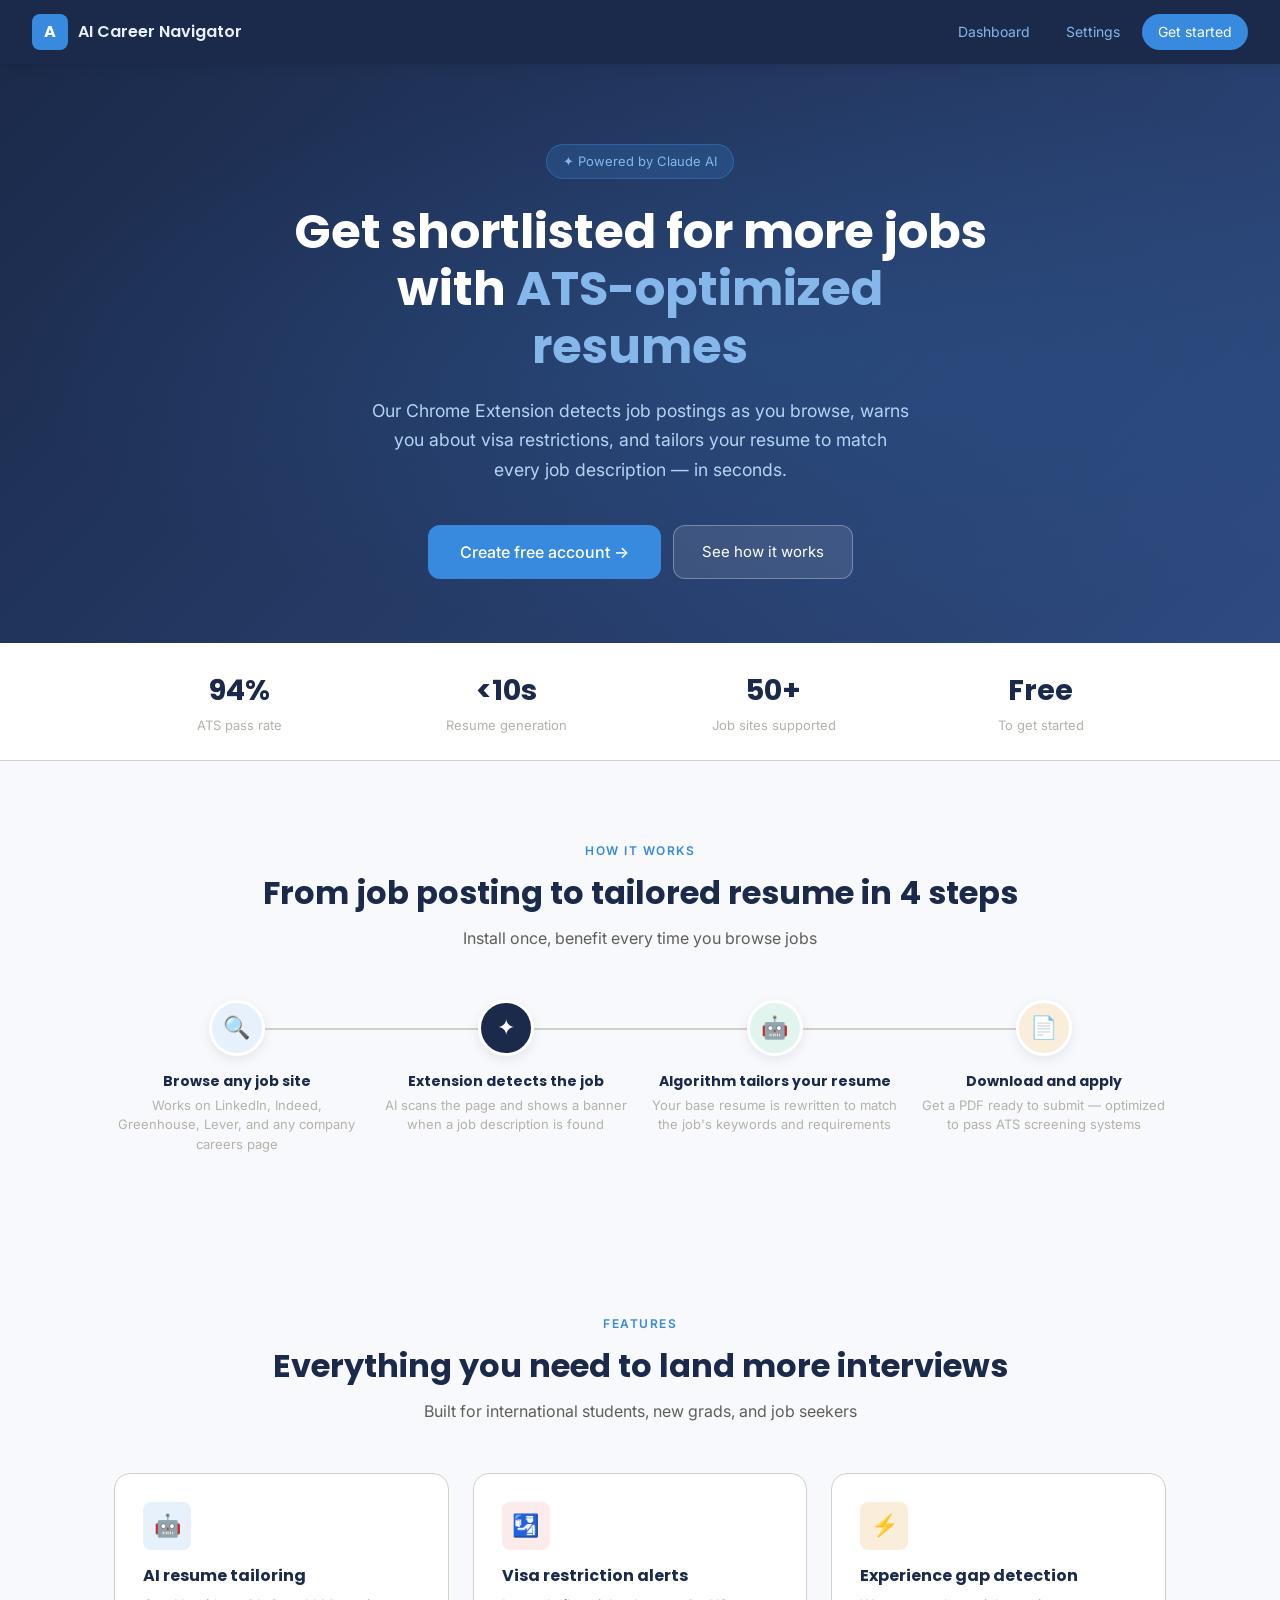
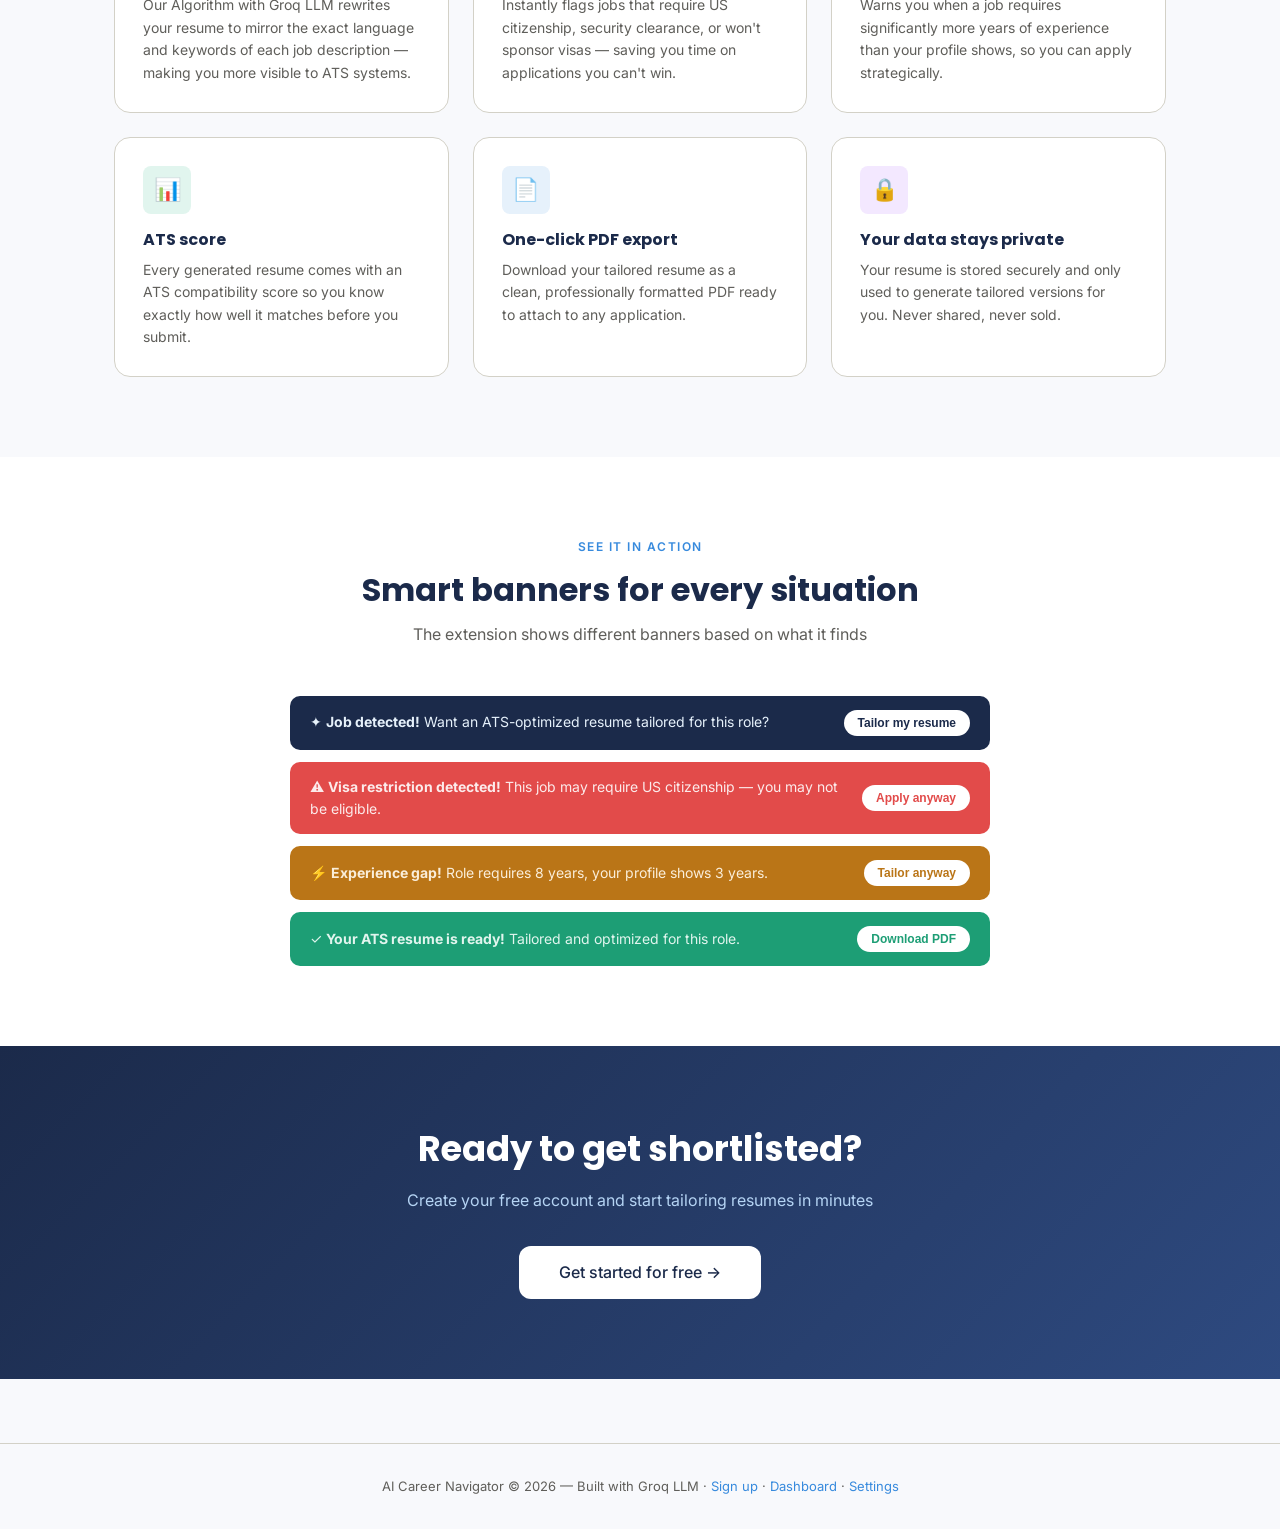
<file: frontend/index.html>
<!DOCTYPE html>
<html lang="en">
<head>
  <meta charset="UTF-8"/>
  <meta name="viewport" content="width=device-width, initial-scale=1.0"/>
  <title>AI Career Navigator — ATS-Optimized Resumes</title>
  <link rel="stylesheet" href="styles/main.css"/>
  <style>

    /* ── HERO SECTION ── */
    .hero {
      background: linear-gradient(135deg, #1B2A4A 0%, #2E4A80 100%);
      padding: 5rem 0 4rem;
      text-align: center;
      position: relative;
      overflow: hidden;
    }

    .hero::before {
      content: "";
      position: absolute;
      inset: 0;
      background: radial-gradient(
        ellipse at 60% 50%,
        rgba(55,138,221,0.15) 0%,
        transparent 70%
      );
    }

    .hero-content { position: relative; z-index: 1; }

    .hero-badge {
      display: inline-flex;
      align-items: center;
      gap: 6px;
      background: rgba(55,138,221,0.2);
      border: 1px solid rgba(55,138,221,0.4);
      color: #85B7EB;
      padding: 6px 16px;
      border-radius: 20px;
      font-size: 13px;
      margin-bottom: 1.5rem;
    }

    .hero h1 {
      color: white;
      font-size: 3rem;
      line-height: 1.2;
      margin-bottom: 1.25rem;
      max-width: 700px;
      margin-left: auto;
      margin-right: auto;
    }

    .hero h1 span { color: #85B7EB; }

    .hero p {
      color: #B5D4F4;
      font-size: 1.1rem;
      max-width: 540px;
      margin: 0 auto 2.5rem;
      line-height: 1.7;
    }

    .hero-buttons {
      display: flex;
      gap: 12px;
      justify-content: center;
      flex-wrap: wrap;
    }

    .hero-buttons .btn-primary {
      width: auto;
      padding: 14px 32px;
      font-size: 16px;
      border-radius: 12px;
    }

    .hero-buttons .btn-ghost {
      background: rgba(255,255,255,0.1);
      color: white;
      border: 1.5px solid rgba(255,255,255,0.3);
      padding: 14px 28px;
      font-size: 15px;
      border-radius: 12px;
      cursor: pointer;
      transition: all 0.15s;
      text-decoration: none;
      display: inline-flex;
      align-items: center;
      gap: 8px;
    }

    .hero-buttons .btn-ghost:hover {
      background: rgba(255,255,255,0.18);
      color: white;
    }

    /* ── STATS BAR ── */
    .stats-bar {
      background: white;
      border-bottom: 1px solid var(--border);
      padding: 1.5rem 0;
    }

    .stats-grid {
      display: grid;
      grid-template-columns: repeat(4, 1fr);
      gap: 1rem;
      text-align: center;
    }

    .stat-item-num {
      font-family: var(--font-heading);
      font-size: 1.8rem;
      font-weight: 700;
      color: var(--navy);
    }

    .stat-item-label {
      font-size: 13px;
      color: var(--text-muted);
      margin-top: 2px;
    }

    /* ── HOW IT WORKS ── */
    .section {
      padding: 5rem 0;
    }

    .section-label {
      text-align: center;
      font-size: 12px;
      font-weight: 600;
      letter-spacing: 1.5px;
      text-transform: uppercase;
      color: var(--blue);
      margin-bottom: 0.75rem;
    }

    .section-title {
      text-align: center;
      font-size: 2rem;
      margin-bottom: 0.75rem;
    }

    .section-subtitle {
      text-align: center;
      color: var(--text-secondary);
      font-size: 16px;
      max-width: 500px;
      margin: 0 auto 3rem;
    }

    /* Steps */
    .steps-grid {
      display: grid;
      grid-template-columns: repeat(4, 1fr);
      gap: 1.5rem;
      position: relative;
    }

    .steps-grid::before {
      content: "";
      position: absolute;
      top: 28px;
      left: 12%;
      right: 12%;
      height: 2px;
      background: var(--border);
      z-index: 0;
    }

    .step-card {
      text-align: center;
      position: relative;
      z-index: 1;
    }

    .step-circle {
      width: 56px;
      height: 56px;
      border-radius: 50%;
      display: flex;
      align-items: center;
      justify-content: center;
      font-size: 22px;
      margin: 0 auto 1rem;
      border: 3px solid white;
      box-shadow: var(--shadow-md);
    }

    .step-circle.blue   { background: var(--blue-pale); }
    .step-circle.navy   { background: var(--navy); color: white; }
    .step-circle.green  { background: var(--success-bg); }
    .step-circle.amber  { background: var(--warning-bg); }

    .step-card h4 {
      font-size: 14px;
      margin-bottom: 6px;
      color: var(--navy);
    }

    .step-card p {
      font-size: 13px;
      color: var(--text-muted);
      line-height: 1.5;
    }

    /* ── FEATURES ── */
    .features-bg { background: var(--page-bg); }

    .features-grid {
      display: grid;
      grid-template-columns: repeat(3, 1fr);
      gap: 1.5rem;
    }

    .feature-card {
      background: white;
      border: 1px solid var(--border);
      border-radius: var(--radius-lg);
      padding: 1.75rem;
      transition: box-shadow 0.2s, transform 0.2s;
    }

    .feature-card:hover {
      box-shadow: var(--shadow-lg);
      transform: translateY(-2px);
    }

    .feature-icon {
      width: 48px;
      height: 48px;
      border-radius: var(--radius-sm);
      display: flex;
      align-items: center;
      justify-content: center;
      font-size: 22px;
      margin-bottom: 1rem;
    }

    .feature-card h3 {
      font-size: 16px;
      margin-bottom: 8px;
    }

    .feature-card p {
      font-size: 14px;
      line-height: 1.6;
    }

    /* ── BANNER PREVIEW ── */
    .preview-section {
      padding: 5rem 0;
      background: white;
    }

    .banner-previews {
      display: flex;
      flex-direction: column;
      gap: 12px;
      max-width: 700px;
      margin: 0 auto;
    }

    .banner-preview {
      border-radius: 10px;
      padding: 14px 20px;
      display: flex;
      align-items: center;
      justify-content: space-between;
      gap: 16px;
      font-size: 14px;
    }

    .banner-preview.blue  {
      background: #1B2A4A;
      color: #E6F1FB;
    }

    .banner-preview.red   {
      background: #E24B4A;
      color: #FCEBEB;
    }

    .banner-preview.amber {
      background: #BA7517;
      color: #FAEEDA;
    }

    .banner-preview.green {
      background: #1D9E75;
      color: #E1F5EE;
    }

    .banner-btn {
      background: white;
      border: none;
      border-radius: 20px;
      padding: 6px 14px;
      font-size: 12px;
      font-weight: 600;
      cursor: pointer;
      white-space: nowrap;
      flex-shrink: 0;
    }

    .banner-btn.blue  { color: #1B2A4A; }
    .banner-btn.red   { color: #E24B4A; }
    .banner-btn.amber { color: #BA7517; }
    .banner-btn.green { color: #1D9E75; }

    /* ── CTA SECTION ── */
    .cta-section {
      background: linear-gradient(135deg, #1B2A4A 0%, #2E4A80 100%);
      padding: 5rem 0;
      text-align: center;
    }

    .cta-section h2 {
      color: white;
      font-size: 2.2rem;
      margin-bottom: 1rem;
    }

    .cta-section p {
      color: #B5D4F4;
      font-size: 16px;
      margin-bottom: 2rem;
    }

    .cta-section .btn-primary {
      width: auto;
      padding: 14px 40px;
      font-size: 16px;
      border-radius: 12px;
      background: white;
      color: var(--navy);
    }

    .cta-section .btn-primary:hover {
      background: var(--blue-pale);
      color: var(--navy);
    }

    /* ── RESPONSIVE ── */
    @media (max-width: 768px) {
      .hero h1       { font-size: 2rem; }
      .stats-grid    { grid-template-columns: repeat(2, 1fr); }
      .steps-grid    { grid-template-columns: repeat(2, 1fr); }
      .steps-grid::before { display: none; }
      .features-grid { grid-template-columns: 1fr; }
    }

    @media (max-width: 480px) {
      .hero h1    { font-size: 1.7rem; }
      .stats-grid { grid-template-columns: repeat(2, 1fr); }
    }
  </style>
</head>
<body>

  <!-- ── NAVBAR ── -->
  <nav class="navbar">
    <a href="index.html" class="navbar-brand">
      <div class="navbar-logo">A</div>
      <span class="navbar-title">AI Career Navigator</span>
    </a>
    <div class="navbar-links">
      <a href="dashboard.html">Dashboard</a>
      <a href="settings.html">Settings</a>
      <a href="register.html"
        style="background:var(--blue);color:white;padding:7px 16px;border-radius:20px;">
        Get started
      </a>
    </div>
  </nav>

  <!-- ── HERO ── -->
  <section class="hero">
    <div class="container hero-content">
      <div class="hero-badge">
        ✦ Powered by Claude AI
      </div>
      <h1>
        Get shortlisted for more jobs with
        <span>ATS-optimized resumes</span>
      </h1>
      <p>
        Our Chrome Extension detects job postings as you browse,
        warns you about visa restrictions, and tailors your resume
        to match every job description — in seconds.
      </p>
      <div class="hero-buttons">
        <a href="register.html" class="btn btn-primary">
          Create free account →
        </a>
        <a href="#how-it-works" class="btn-ghost">
          See how it works
        </a>
      </div>
    </div>
  </section>

  <!-- ── STATS BAR ── -->
  <div class="stats-bar">
    <div class="container">
      <div class="stats-grid">
        <div class="stat-item">
          <div class="stat-item-num">94%</div>
          <div class="stat-item-label">ATS pass rate</div>
        </div>
        <div class="stat-item">
          <div class="stat-item-num">&lt;10s</div>
          <div class="stat-item-label">Resume generation</div>
        </div>
        <div class="stat-item">
          <div class="stat-item-num">50+</div>
          <div class="stat-item-label">Job sites supported</div>
        </div>
        <div class="stat-item">
          <div class="stat-item-num">Free</div>
          <div class="stat-item-label">To get started</div>
        </div>
      </div>
    </div>
  </div>

  <!-- ── HOW IT WORKS ── -->
  <section class="section" id="how-it-works">
    <div class="container">
      <div class="section-label">How it works</div>
      <h2 class="section-title">From job posting to tailored resume in 4 steps</h2>
      <p class="section-subtitle">
        Install once, benefit every time you browse jobs
      </p>

      <div class="steps-grid">
        <div class="step-card">
          <div class="step-circle blue">🔍</div>
          <h4>Browse any job site</h4>
          <p>Works on LinkedIn, Indeed, Greenhouse, Lever, and any company careers page</p>
        </div>
        <div class="step-card">
          <div class="step-circle navy">✦</div>
          <h4>Extension detects the job</h4>
          <p>AI scans the page and shows a banner when a job description is found</p>
        </div>
        <div class="step-card">
          <div class="step-circle green">🤖</div>
          <h4>Algorithm tailors your resume</h4>
          <p>Your base resume is rewritten to match the job's keywords and requirements</p>
        </div>
        <div class="step-card">
          <div class="step-circle amber">📄</div>
          <h4>Download and apply</h4>
          <p>Get a PDF ready to submit — optimized to pass ATS screening systems</p>
        </div>
      </div>
    </div>
  </section>

  <!-- ── FEATURES ── -->
  <section class="section features-bg">
    <div class="container">
      <div class="section-label">Features</div>
      <h2 class="section-title">Everything you need to land more interviews</h2>
      <p class="section-subtitle">
        Built for international students, new grads, and job seekers
      </p>

      <div class="features-grid">
        <div class="feature-card">
          <div class="feature-icon" style="background:var(--blue-pale);">🤖</div>
          <h3>AI resume tailoring</h3>
          <p>Our Algorithm with Groq LLM rewrites your resume to mirror the exact language and keywords of each job description — making you more visible to ATS systems.</p>
        </div>

        <div class="feature-card">
          <div class="feature-icon" style="background:var(--danger-bg);">🛂</div>
          <h3>Visa restriction alerts</h3>
          <p>Instantly flags jobs that require US citizenship, security clearance, or won't sponsor visas — saving you time on applications you can't win.</p>
        </div>

        <div class="feature-card">
          <div class="feature-icon" style="background:var(--warning-bg);">⚡</div>
          <h3>Experience gap detection</h3>
          <p>Warns you when a job requires significantly more years of experience than your profile shows, so you can apply strategically.</p>
        </div>

        <div class="feature-card">
          <div class="feature-icon" style="background:var(--success-bg);">📊</div>
          <h3>ATS score</h3>
          <p>Every generated resume comes with an ATS compatibility score so you know exactly how well it matches before you submit.</p>
        </div>

        <div class="feature-card">
          <div class="feature-icon" style="background:var(--blue-pale);">📄</div>
          <h3>One-click PDF export</h3>
          <p>Download your tailored resume as a clean, professionally formatted PDF ready to attach to any application.</p>
        </div>

        <div class="feature-card">
          <div class="feature-icon" style="background:#F3E8FF">🔒</div>
          <h3>Your data stays private</h3>
          <p>Your resume is stored securely and only used to generate tailored versions for you. Never shared, never sold.</p>
        </div>
      </div>
    </div>
  </section>

  <!-- ── BANNER PREVIEW ── -->
  <section class="preview-section">
    <div class="container">
      <div class="section-label">See it in action</div>
      <h2 class="section-title">Smart banners for every situation</h2>
      <p class="section-subtitle">
        The extension shows different banners based on what it finds
      </p>

      <div class="banner-previews">
        <div class="banner-preview blue">
          <span>✦ <strong>Job detected!</strong> Want an ATS-optimized resume tailored for this role?</span>
          <button class="banner-btn blue">Tailor my resume</button>
        </div>

        <div class="banner-preview red">
          <span>⚠ <strong>Visa restriction detected!</strong> This job may require US citizenship — you may not be eligible.</span>
          <button class="banner-btn red">Apply anyway</button>
        </div>

        <div class="banner-preview amber">
          <span>⚡ <strong>Experience gap!</strong> Role requires 8 years, your profile shows 3 years.</span>
          <button class="banner-btn amber">Tailor anyway</button>
        </div>

        <div class="banner-preview green">
          <span>✓ <strong>Your ATS resume is ready!</strong> Tailored and optimized for this role.</span>
          <button class="banner-btn green">Download PDF</button>
        </div>
      </div>
    </div>
  </section>

  <!-- ── CTA ── -->
  <section class="cta-section">
    <div class="container">
      <h2>Ready to get shortlisted?</h2>
      <p>Create your free account and start tailoring resumes in minutes</p>
      <a href="register.html" class="btn btn-primary">
        Get started for free →
      </a>
    </div>
  </section>

  <!-- ── FOOTER ── -->
  <footer class="footer">
    <p>
      AI Career Navigator © 2026 — Built with Groq LLM ·
      <a href="register.html">Sign up</a> ·
      <a href="dashboard.html">Dashboard</a> ·
      <a href="settings.html">Settings</a>
    </p>
  </footer>

</body>
</html>
</file>
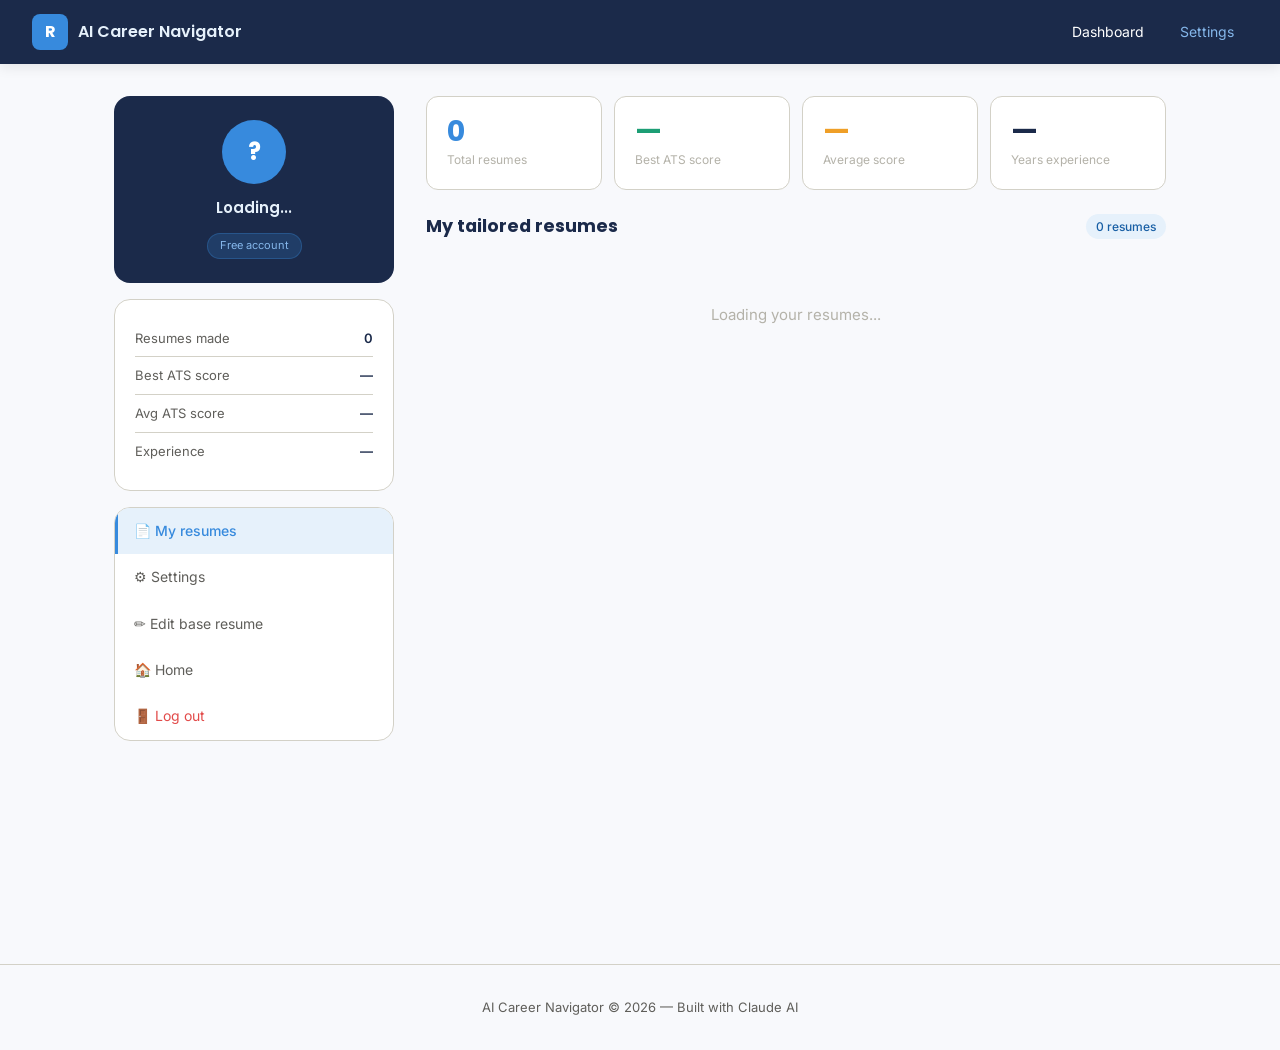
<file: frontend/dashboard.html>
<!DOCTYPE html>
<html lang="en">
<head>
  <meta charset="UTF-8"/>
  <meta name="viewport" content="width=device-width, initial-scale=1.0"/>
  <title>Dashboard — AI Career Navigator</title>
  <link rel="stylesheet" href="styles/main.css"/>
  <style>

    /* ── DASHBOARD LAYOUT ── */
    .dashboard-layout {
      display: grid;
      grid-template-columns: 280px 1fr;
      gap: 2rem;
      padding: 2rem 0;
      min-height: calc(100vh - 64px);
    }

    /* ── SIDEBAR ── */
    .dash-sidebar {
      position: sticky;
      top: 80px;
      height: fit-content;
    }

    .user-card {
      background: var(--navy);
      border-radius: var(--radius-lg);
      padding: 1.5rem;
      margin-bottom: 1rem;
      text-align: center;
    }

    .user-avatar {
      width: 64px;
      height: 64px;
      border-radius: 50%;
      background: var(--blue);
      display: flex;
      align-items: center;
      justify-content: center;
      font-family: var(--font-heading);
      font-size: 24px;
      font-weight: 700;
      color: white;
      margin: 0 auto 12px;
    }

    .user-name {
      color: #E6F1FB;
      font-family: var(--font-heading);
      font-size: 15px;
      font-weight: 600;
      margin-bottom: 2px;
    }

    .user-email {
      color: #85B7EB;
      font-size: 12px;
      margin-bottom: 12px;
    }

    .user-badge {
      display: inline-block;
      background: rgba(55,138,221,0.2);
      color: #85B7EB;
      border: 1px solid rgba(55,138,221,0.3);
      padding: 3px 12px;
      border-radius: 20px;
      font-size: 11px;
    }

    /* Sidebar stats */
    .sidebar-stats {
      background: white;
      border: 1px solid var(--border);
      border-radius: var(--radius-lg);
      padding: 1.25rem;
      margin-bottom: 1rem;
    }

    .sidebar-stat {
      display: flex;
      align-items: center;
      justify-content: space-between;
      padding: 8px 0;
      border-bottom: 1px solid var(--border);
      font-size: 13px;
    }

    .sidebar-stat:last-child { border-bottom: none; }

    .sidebar-stat-label { color: var(--text-secondary); }

    .sidebar-stat-val {
      font-weight: 600;
      color: var(--navy);
    }

    /* Sidebar nav */
    .dash-nav {
      background: white;
      border: 1px solid var(--border);
      border-radius: var(--radius-lg);
      overflow: hidden;
    }

    .dash-nav-item {
      display: flex;
      align-items: center;
      gap: 10px;
      padding: 12px 16px;
      font-size: 14px;
      color: var(--text-secondary);
      text-decoration: none;
      border-left: 3px solid transparent;
      transition: all 0.15s;
    }

    .dash-nav-item:hover {
      background: var(--page-bg);
      color: var(--navy);
    }

    .dash-nav-item.active {
      background: var(--blue-pale);
      color: var(--blue);
      border-left-color: var(--blue);
      font-weight: 500;
    }

    /* ── MAIN CONTENT ── */
    .dash-main { min-width: 0; }

    /* Stats row */
    .stats-row {
      display: grid;
      grid-template-columns: repeat(4, 1fr);
      gap: 12px;
      margin-bottom: 1.5rem;
    }

    .stat-card {
      background: white;
      border: 1px solid var(--border);
      border-radius: var(--radius-md);
      padding: 1.25rem;
    }

    .stat-card-num {
      font-family: var(--font-heading);
      font-size: 1.8rem;
      font-weight: 700;
      color: var(--navy);
      line-height: 1;
      margin-bottom: 4px;
    }

    .stat-card-num.green { color: var(--success); }
    .stat-card-num.amber { color: var(--warning); }
    .stat-card-num.blue  { color: var(--blue); }

    .stat-card-label {
      font-size: 12px;
      color: var(--text-muted);
    }

    /* Section header */
    .dash-section-header {
      display: flex;
      align-items: center;
      justify-content: space-between;
      margin-bottom: 1rem;
    }

    .dash-section-header h2 {
      font-size: 1.1rem;
      margin: 0;
    }

    /* Resume cards */
    .resume-list {
      display: flex;
      flex-direction: column;
      gap: 12px;
    }

    .resume-card {
      background: white;
      border: 1px solid var(--border);
      border-radius: var(--radius-md);
      padding: 1.25rem 1.5rem;
      display: flex;
      align-items: center;
      justify-content: space-between;
      gap: 1rem;
      transition: box-shadow 0.15s;
    }

    .resume-card:hover {
      box-shadow: var(--shadow-md);
    }

    .resume-card-left { flex: 1; min-width: 0; }

    .resume-card-title {
      font-size: 15px;
      font-weight: 600;
      color: var(--navy);
      white-space: nowrap;
      overflow: hidden;
      text-overflow: ellipsis;
      margin-bottom: 4px;
    }

    .resume-card-meta {
      font-size: 12px;
      color: var(--text-muted);
      display: flex;
      align-items: center;
      gap: 12px;
    }

    .resume-card-right {
      display: flex;
      align-items: center;
      gap: 10px;
      flex-shrink: 0;
    }

    /* ATS Score circle */
    .ats-circle {
      width: 52px;
      height: 52px;
      border-radius: 50%;
      display: flex;
      align-items: center;
      justify-content: center;
      font-size: 13px;
      font-weight: 700;
      flex-shrink: 0;
    }

    .ats-high   { background: var(--success-bg); color: #0F6E56; }
    .ats-medium { background: var(--warning-bg); color: #854F0B; }
    .ats-low    { background: var(--danger-bg);  color: #A32D2D; }
    .ats-none   { background: var(--page-bg);    color: var(--text-muted); }

    /* Action buttons on resume card */
    .resume-actions {
      display: flex;
      gap: 6px;
    }

    .btn-icon {
      width: 34px;
      height: 34px;
      border-radius: var(--radius-sm);
      border: 1px solid var(--border);
      background: white;
      display: flex;
      align-items: center;
      justify-content: center;
      cursor: pointer;
      font-size: 15px;
      transition: all 0.15s;
    }

    .btn-icon:hover { background: var(--page-bg); }
    .btn-icon.danger:hover {
      background: var(--danger-bg);
      border-color: var(--danger);
    }

    /* Empty state */
    .empty-state {
      text-align: center;
      padding: 4rem 2rem;
      background: white;
      border: 1px solid var(--border);
      border-radius: var(--radius-lg);
    }

    .empty-icon {
      font-size: 3rem;
      margin-bottom: 1rem;
    }

    .empty-state h3 {
      font-size: 1.1rem;
      margin-bottom: 0.5rem;
    }

    .empty-state p {
      font-size: 14px;
      color: var(--text-muted);
      margin-bottom: 1.5rem;
    }

    /* Resume detail modal overlay */
    .modal-overlay {
      display: none;
      position: fixed;
      inset: 0;
      background: rgba(0,0,0,0.5);
      z-index: 1000;
      align-items: center;
      justify-content: center;
      padding: 1rem;
    }

    .modal-overlay.visible { display: flex; }

    .modal {
      background: white;
      border-radius: var(--radius-lg);
      width: 100%;
      max-width: 700px;
      max-height: 85vh;
      overflow-y: auto;
      box-shadow: var(--shadow-lg);
    }

    .modal-header {
      padding: 1.25rem 1.5rem;
      border-bottom: 1px solid var(--border);
      display: flex;
      align-items: center;
      justify-content: space-between;
      position: sticky;
      top: 0;
      background: white;
      z-index: 1;
    }

    .modal-header h3 { font-size: 16px; margin: 0; }

    .modal-close {
      background: none;
      border: none;
      font-size: 20px;
      cursor: pointer;
      color: var(--text-muted);
      padding: 4px;
    }

    .modal-close:hover { color: var(--text-primary); }

    .modal-body { padding: 1.5rem; }

    .resume-preview {
      background: var(--page-bg);
      border-radius: var(--radius-sm);
      padding: 1.5rem;
      font-family: 'Courier New', monospace;
      font-size: 13px;
      line-height: 1.8;
      white-space: pre-wrap;
      color: var(--text-primary);
      max-height: 400px;
      overflow-y: auto;
    }

    /* ── RESPONSIVE ── */
    @media (max-width: 768px) {
      .dashboard-layout {
        grid-template-columns: 1fr;
      }
      .dash-sidebar { position: static; }
      .stats-row    { grid-template-columns: repeat(2, 1fr); }
    }
  </style>
</head>
<body>

  <!-- ── NAVBAR ── -->
  <nav class="navbar">
    <a href="index.html" class="navbar-brand">
      <div class="navbar-logo">R</div>
      <span class="navbar-title">AI Career Navigator</span>
    </a>
    <div class="navbar-links">
      <a href="dashboard.html" style="color:white;">Dashboard</a>
      <a href="settings.html">Settings</a>
    </div>
  </nav>

  <div class="container">
    <div class="dashboard-layout">

      <!-- ── SIDEBAR ── -->
      <aside class="dash-sidebar">
        <div class="user-card">
          <div class="user-avatar" id="user-avatar">?</div>
          <div class="user-name"  id="user-name">Loading...</div>
          <div class="user-email" id="user-email"></div>
          <div class="user-badge">Free account</div>
        </div>

        <div class="sidebar-stats">
          <div class="sidebar-stat">
            <span class="sidebar-stat-label">Resumes made</span>
            <span class="sidebar-stat-val" id="stat-total">0</span>
          </div>
          <div class="sidebar-stat">
            <span class="sidebar-stat-label">Best ATS score</span>
            <span class="sidebar-stat-val green" id="stat-best">—</span>
          </div>
          <div class="sidebar-stat">
            <span class="sidebar-stat-label">Avg ATS score</span>
            <span class="sidebar-stat-val" id="stat-avg">—</span>
          </div>
          <div class="sidebar-stat">
            <span class="sidebar-stat-label">Experience</span>
            <span class="sidebar-stat-val" id="stat-exp">—</span>
          </div>
        </div>

        <div class="dash-nav">
          <a class="dash-nav-item active" href="dashboard.html">
            📄 My resumes
          </a>
          <a class="dash-nav-item" href="settings.html">
            ⚙ Settings
          </a>
          <a class="dash-nav-item" href="settings.html#resume">
            ✏ Edit base resume
          </a>
          <a class="dash-nav-item" href="index.html">
            🏠 Home
          </a>
          <a class="dash-nav-item" href="#"
            id="nav-logout"
            style="color:var(--danger);">
            🚪 Log out
          </a>
        </div>
      </aside>

      <!-- ── MAIN ── -->
      <main class="dash-main">

        <!-- Stats row -->
        <div class="stats-row">
          <div class="stat-card">
            <div class="stat-card-num blue" id="card-total">0</div>
            <div class="stat-card-label">Total resumes</div>
          </div>
          <div class="stat-card">
            <div class="stat-card-num green" id="card-best">—</div>
            <div class="stat-card-label">Best ATS score</div>
          </div>
          <div class="stat-card">
            <div class="stat-card-num amber" id="card-avg">—</div>
            <div class="stat-card-label">Average score</div>
          </div>
          <div class="stat-card">
            <div class="stat-card-num" id="card-exp">—</div>
            <div class="stat-card-label">Years experience</div>
          </div>
        </div>

        <!-- Resume list -->
        <div class="dash-section-header">
          <h2>My tailored resumes</h2>
          <span class="badge badge-info" id="resume-count">0 resumes</span>
        </div>

        <!-- Loading state -->
        <div id="loading-state" style="text-align:center;padding:3rem;color:var(--text-muted);">
          Loading your resumes...
        </div>

        <!-- Empty state -->
        <div class="empty-state" id="empty-state" style="display:none;">
          <div class="empty-icon">📄</div>
          <h3>No resumes yet</h3>
          <p>
            Browse a job posting with the AI Career Navigator
            extension active and click "Tailor my resume"
            to generate your first ATS-optimized resume!
          </p>
          <a href="index.html" class="btn btn-primary"
            style="width:auto;padding:10px 24px;display:inline-flex;">
            Learn how it works →
          </a>
        </div>

        <!-- Resume list -->
        <div class="resume-list" id="resume-list"></div>

      </main>
    </div>
  </div>

  <!-- ── RESUME DETAIL MODAL ── -->
  <div class="modal-overlay" id="modal">
    <div class="modal">
      <div class="modal-header">
        <div>
          <h3 id="modal-title">Resume</h3>
          <div style="font-size:12px;color:var(--text-muted);"
            id="modal-meta"></div>
        </div>
        <button class="modal-close" id="modal-close">✕</button>
      </div>
      <div class="modal-body">
        <div style="display:flex;align-items:center;
          justify-content:space-between;margin-bottom:1rem;">
          <div class="ats-circle ats-none" id="modal-ats">N/A</div>
          <button class="btn btn-primary"
            style="width:auto;padding:9px 20px;"
            id="modal-download">
            Download PDF
          </button>
        </div>
        <div class="resume-preview" id="modal-content"></div>
      </div>
    </div>
  </div>

  <footer class="footer">
    <p>AI Career Navigator © 2026 — Built with Claude AI</p>
  </footer>

  <script>
  // ============================================
  // dashboard.html — JavaScript
  // Loads user profile + resume history
  // ============================================

  const API = "http://localhost:8000";

  // ── AUTH ──────────────────────────────────────
async function getToken() {
    // Try localStorage first (works in regular browser)
    const localToken = localStorage.getItem("authToken");
    if (localToken) return localToken;

    // Try Chrome storage (works inside extension)
    try {
        return new Promise(resolve => {
            chrome.storage.local.get(["authToken"], d => {
                resolve(d.authToken || null);
            });
        });
    } catch {
        return null;
    }
}

  // ── ATS SCORE HELPERS ─────────────────────────
  function atsClass(score) {
    if (!score) return "ats-none";
    if (score >= 70) return "ats-high";
    if (score >= 40) return "ats-medium";
    return "ats-low";
  }

  function atsDisplay(score) {
    return score ? `${Math.round(score)}%` : "N/A";
  }

  // ── RENDER RESUME CARD ────────────────────────
  function renderResumeCard(resume) {
    const card = document.createElement("div");
    card.className = "resume-card";

    const date = new Date(resume.created_at).toLocaleDateString("en-US", {
      month: "short", day: "numeric", year: "numeric"
    });

    card.innerHTML = `
      <div class="resume-card-left">
        <div class="resume-card-title">
          ${resume.job_title || "Untitled Role"}
        </div>
        <div class="resume-card-meta">
          <span>🏢 ${resume.company || "Unknown company"}</span>
          <span>📅 ${date}</span>
          ${resume.had_visa_warning
            ? '<span class="badge badge-danger">Visa warning</span>' : ""}
          ${resume.had_experience_warning
            ? '<span class="badge badge-warning">Exp gap</span>' : ""}
        </div>
      </div>
      <div class="resume-card-right">
        <div class="ats-circle ${atsClass(resume.ats_score)}">
          ${atsDisplay(resume.ats_score)}
        </div>
        <div class="resume-actions">
          <button class="btn-icon" title="View resume"
            data-id="${resume.id}">👁</button>
          <button class="btn-icon danger" title="Delete"
            data-del="${resume.id}">🗑</button>
        </div>
      </div>
    `;

    // View button
    card.querySelector("[data-id]").addEventListener("click", () => {
      openModal(resume);
    });

    // Delete button
    card.querySelector("[data-del]").addEventListener("click", async () => {
      if (!confirm("Delete this resume?")) return;
      await deleteResume(resume.id);
    });

    return card;
  }

  // ── OPEN MODAL ────────────────────────────────
  function openModal(resume) {
    document.getElementById("modal-title").textContent =
      resume.job_title || "Tailored Resume";
    document.getElementById("modal-meta").textContent =
      `${resume.company || ""} · ${
        new Date(resume.created_at).toLocaleDateString()}`;

    const atsEl = document.getElementById("modal-ats");
    atsEl.textContent  = atsDisplay(resume.ats_score);
    atsEl.className    = `ats-circle ${atsClass(resume.ats_score)}`;

    document.getElementById("modal-content").textContent =
      resume.tailored_resume_text || "No content available";

    document.getElementById("modal").classList.add("visible");
  }

  document.getElementById("modal-close").addEventListener("click", () => {
    document.getElementById("modal").classList.remove("visible");
  });

  document.getElementById("modal").addEventListener("click", (e) => {
    if (e.target === document.getElementById("modal")) {
      document.getElementById("modal").classList.remove("visible");
    }
  });

  // Phase 4 will add real PDF download
  document.getElementById("modal-download").addEventListener("click", () => {
    alert("PDF download coming in Phase 4!");
  });

  // ── DELETE RESUME ─────────────────────────────
  async function deleteResume(id) {
    const token = await getToken();
    try {
      const res = await fetch(`${API}/resume/${id}`, {
        method:  "DELETE",
        headers: { "Authorization": `Bearer ${token}` }
      });
      if (res.ok) loadDashboard();
    } catch {
      alert("Could not delete resume.");
    }
  }

  // ── LOAD DASHBOARD ────────────────────────────
  async function loadDashboard() {
    const token = await getToken();

    if (!token) {
        window.location.href = "register.html";
        return;
    }

    try {
        // ── Load user profile ──
        const userRes = await fetch(`${API}/user/me`, {
            headers: { "Authorization": `Bearer ${token}` }
        });

        if (!userRes.ok) {
            // Token expired or invalid — clear and redirect
            localStorage.removeItem("authToken");
            localStorage.removeItem("user");
            window.location.href = "register.html";
            return;
        }

        const user = await userRes.json();

        // Fill in user info on the left sidebar
        const initials =
            `${user.first_name?.[0] || ""}${user.last_name?.[0] || ""}`.toUpperCase();

        document.getElementById("user-avatar").textContent = initials || "LP";
        document.getElementById("user-name").textContent  =
            `${user.first_name} ${user.last_name}`;
        document.getElementById("user-email").textContent = user.email;
        document.getElementById("stat-exp").textContent   =
            `${user.years_of_experience} yrs`;
        document.getElementById("card-exp").textContent   =
            user.years_of_experience;

        // ── Load resumes ──
        const resumeRes = await fetch(`${API}/user/resumes`, {
            headers: { "Authorization": `Bearer ${token}` }
        });

        const resumeData = await resumeRes.json();
        const resumes    = resumeData.resumes || [];

        // Hide loading spinner
        document.getElementById("loading-state").style.display = "none";

        // Update resume count badge
        document.getElementById("stat-total").textContent   = resumes.length;
        document.getElementById("card-total").textContent   = resumes.length;
        document.getElementById("resume-count").textContent =
            `${resumes.length} resume${resumes.length !== 1 ? "s" : ""}`;

        // Show empty state if no resumes yet
        if (resumes.length === 0) {
            document.getElementById("empty-state").style.display = "block";
            return;
        }

        // ── Calculate ATS stats ──
        const scores = resumes
            .map(r => r.ats_score)
            .filter(s => s && s > 0);

        if (scores.length) {
            const best = Math.max(...scores);
            const avg  = scores.reduce((a, b) => a + b, 0) / scores.length;

            document.getElementById("stat-best").textContent  = `${Math.round(best)}%`;
            document.getElementById("card-best").textContent  = `${Math.round(best)}%`;
            document.getElementById("stat-avg").textContent   = `${Math.round(avg)}%`;
            document.getElementById("card-avg").textContent   = `${Math.round(avg)}%`;

            // Color the best score green
            document.getElementById("card-best").classList.add("green");
            document.getElementById("stat-best").style.color = "var(--success)";
        }

        // ── Render resume cards ──
        const list = document.getElementById("resume-list");
        list.innerHTML = "";
        resumes.forEach(r => list.appendChild(renderResumeCard(r)));

    } catch (err) {
        document.getElementById("loading-state").textContent =
            "Could not load dashboard. Is the backend running on port 8000?";
        console.error("Dashboard error:", err);
    }
}

  // ── LOGOUT ────────────────────────────────────
  document.getElementById("nav-logout").addEventListener("click", (e) => {
    e.preventDefault();
    if (!confirm("Log out?")) return;
    try {
      chrome.storage.local.remove(["user", "authToken"]);
    } catch {
      localStorage.removeItem("user");
      localStorage.removeItem("authToken");
    }
    window.location.href = "register.html";
  });

  // ── INIT ──────────────────────────────────────
  loadDashboard();
  </script>

</body>
</html>
</file>
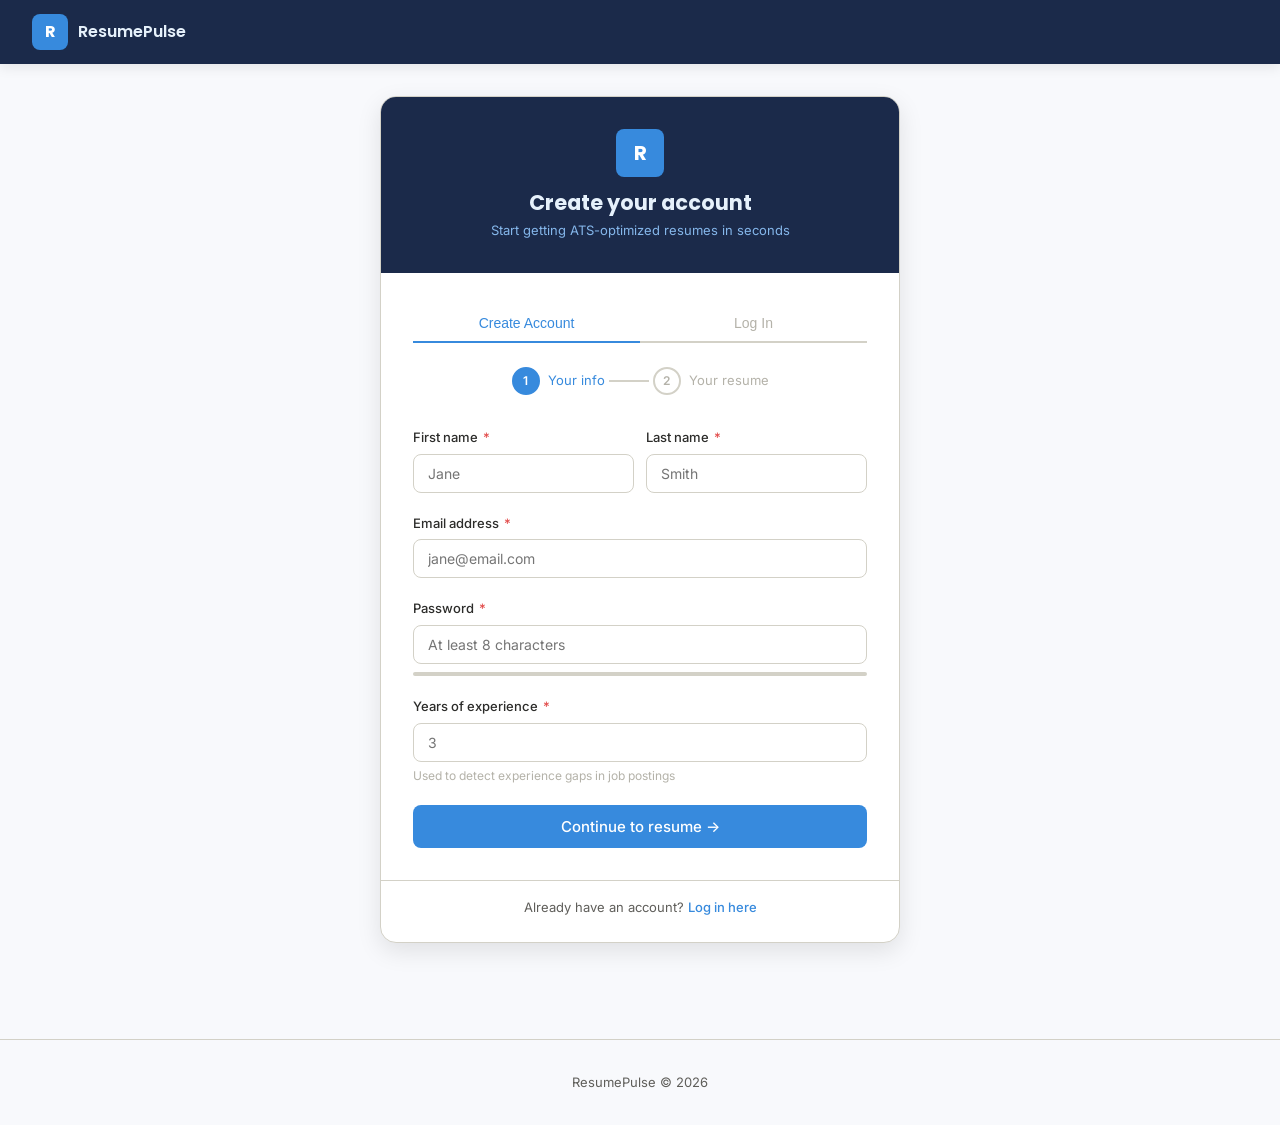
<file: frontend/register.html>
<!DOCTYPE html>
<html lang="en">
<head>
  <meta charset="UTF-8"/>
  <meta name="viewport" content="width=device-width, initial-scale=1.0"/>
  <title>ResumePulse — Sign Up / Login</title>
  <link rel="stylesheet" href="styles/main.css"/>
  <style>
    .auth-page { min-height:100vh; display:flex; flex-direction:column; }
    .auth-body {
      flex:1; display:flex; align-items:center;
      justify-content:center; padding:2rem 1rem;
    }
    .auth-card {
      width:100%; max-width:520px; background:white;
      border-radius:var(--radius-lg); border:1px solid var(--border);
      box-shadow:var(--shadow-lg); overflow:hidden;
    }
    .auth-header { background:var(--navy); padding:2rem; text-align:center; }
    .auth-header .logo {
      width:48px; height:48px; background:var(--blue);
      border-radius:var(--radius-sm); display:flex;
      align-items:center; justify-content:center;
      font-family:var(--font-heading); font-size:20px;
      font-weight:700; color:white; margin:0 auto 12px;
    }
    .auth-header h1 { color:#E6F1FB; font-size:1.3rem; margin-bottom:4px; }
    .auth-header p  { color:#85B7EB; font-size:13px; }
    .auth-content   { padding:2rem; }
    .step-panel     { display:none; }
    .step-panel.active { display:block; }
    .form-row { display:grid; grid-template-columns:1fr 1fr; gap:12px; }
    .resume-textarea { min-height:240px; font-family:'Courier New',monospace; font-size:13px; line-height:1.7; }
    .password-strength { height:4px; border-radius:2px; background:var(--border); margin-top:8px; overflow:hidden; }
    .password-strength-bar { height:100%; border-radius:2px; width:0%; transition:width 0.3s,background 0.3s; }
    .strength-weak   { width:33%; background:var(--danger); }
    .strength-medium { width:66%; background:var(--warning); }
    .strength-strong { width:100%; background:var(--success); }
    .password-strength-text { font-size:11px; color:var(--text-muted); margin-top:4px; }
    .char-count { font-size:11px; color:var(--text-muted); text-align:right; margin-top:4px; }
    .auth-footer {
      text-align:center; padding:1rem 2rem 1.5rem;
      border-top:1px solid var(--border); font-size:13px; color:var(--text-secondary);
    }
    .auth-footer a { font-weight:500; cursor:pointer; }
    .step-buttons { display:flex; gap:10px; margin-top:1.5rem; }
    .step-buttons .btn-secondary { max-width:100px; }
    .tab-row { display:flex; border-bottom:2px solid var(--border); margin-bottom:1.5rem; }
    .tab-btn {
      flex:1; padding:10px; background:none; border:none;
      font-size:14px; font-weight:500; color:var(--text-muted);
      cursor:pointer; border-bottom:2px solid transparent;
      margin-bottom:-2px; transition:all 0.15s;
    }
    .tab-btn.active { color:var(--blue); border-bottom-color:var(--blue); }
  </style>
</head>
<body class="auth-page">

  <nav class="navbar">
    <a href="index.html" class="navbar-brand">
      <div class="navbar-logo">R</div>
      <span class="navbar-title">ResumePulse</span>
    </a>
  </nav>

  <div class="auth-body">
    <div class="auth-card">

      <div class="auth-header">
        <div class="logo">R</div>
        <h1 id="header-title">Create your account</h1>
        <p id="header-sub">Start getting ATS-optimized resumes in seconds</p>
      </div>

      <div class="auth-content">

        <div class="tab-row">
          <button class="tab-btn active" id="tab-register" onclick="switchTab('register')">Create Account</button>
          <button class="tab-btn"        id="tab-login"    onclick="switchTab('login')">Log In</button>
        </div>

        <div class="alert alert-error" id="alert-error">
          <span>⚠</span><span id="alert-message">Something went wrong.</span>
        </div>
        <div class="alert alert-success" id="alert-success">
          <span>✓</span><span id="alert-success-msg">Success!</span>
        </div>

        <!-- REGISTER -->
        <div id="register-flow">
          <div class="steps" id="step-indicator">
            <div class="step active" id="step-1-ind">
              <div class="step-num">1</div><span>Your info</span>
            </div>
            <div class="step-line"></div>
            <div class="step" id="step-2-ind">
              <div class="step-num">2</div><span>Your resume</span>
            </div>
          </div>

          <!-- Step 1 -->
          <div class="step-panel active" id="panel-1">
            <div class="form-row">
              <div class="form-group">
                <label class="form-label">First name <span>*</span></label>
                <input type="text" id="first-name" class="form-input" placeholder="Jane"/>
                <div class="form-error" id="err-first-name">Enter your first name.</div>
              </div>
              <div class="form-group">
                <label class="form-label">Last name <span>*</span></label>
                <input type="text" id="last-name" class="form-input" placeholder="Smith"/>
                <div class="form-error" id="err-last-name">Enter your last name.</div>
              </div>
            </div>
            <div class="form-group">
              <label class="form-label">Email address <span>*</span></label>
              <input type="email" id="email" class="form-input" placeholder="jane@email.com"/>
              <div class="form-error" id="err-email">Enter a valid email.</div>
            </div>
            <div class="form-group">
              <label class="form-label">Password <span>*</span></label>
              <input type="password" id="password" class="form-input" placeholder="At least 8 characters"/>
              <div class="password-strength">
                <div class="password-strength-bar" id="strength-bar"></div>
              </div>
              <div class="password-strength-text" id="strength-text"></div>
              <div class="form-error" id="err-password">Password must be at least 8 characters.</div>
            </div>
            <div class="form-group">
              <label class="form-label">Years of experience <span>*</span></label>
              <input type="number" id="years-exp" class="form-input" placeholder="3" min="0" max="50"/>
              <div class="form-hint">Used to detect experience gaps in job postings</div>
              <div class="form-error" id="err-years">Enter your years of experience.</div>
            </div>
            <button class="btn btn-primary" id="btn-next">Continue to resume →</button>
          </div>

          <!-- Step 2 -->
          <div class="step-panel" id="panel-2">
            <div class="form-group">
              <label class="form-label">Paste your base resume <span>*</span></label>
              <textarea id="resume-text" class="form-input form-textarea resume-textarea"
                placeholder="Paste your full resume here...

SUMMARY
Experienced software engineer...

EXPERIENCE
Software Engineer @ Company (2022-Present)
• Built REST APIs using Python...

SKILLS
Python, JavaScript, React, SQL..."></textarea>
              <div class="char-count"><span id="char-count">0</span> characters</div>
              <div class="form-hint">The more detail you include, the better the AI can tailor your resume.</div>
              <div class="form-error" id="err-resume">Please paste your resume (minimum 100 characters).</div>
            </div>
            <div class="step-buttons">
              <button class="btn btn-secondary" id="btn-back">← Back</button>
              <button class="btn btn-primary"   id="btn-submit">
                <span id="submit-text">Create my account</span>
                <div class="spinner" id="submit-spinner"></div>
              </button>
            </div>
          </div>
        </div>

        <!-- LOGIN -->
        <div id="login-flow" style="display:none;">
          <div class="form-group">
            <label class="form-label">Email address <span>*</span></label>
            <input type="email" id="login-email" class="form-input" placeholder="jane@email.com"/>
          </div>
          <div class="form-group">
            <label class="form-label">Password <span>*</span></label>
            <input type="password" id="login-password" class="form-input" placeholder="Your password"/>
          </div>
          <button class="btn btn-primary" id="btn-login">
            <span id="login-text">Log in</span>
            <div class="spinner" id="login-spinner"></div>
          </button>
        </div>

      </div>

      <div class="auth-footer">
        <span id="footer-text">Already have an account?</span>
        <a id="footer-link" onclick="switchTab('login')"> Log in here</a>
      </div>
    </div>
  </div>

  <footer class="footer"><p>ResumePulse © 2026</p></footer>

  <script>
  const API = "http://localhost:8000";

  // ── TAB SWITCHING ─────────────────────────────────────────────
  function switchTab(tab) {
    const isReg = tab === "register";
    document.getElementById("tab-register").classList.toggle("active",  isReg);
    document.getElementById("tab-login").classList.toggle("active",    !isReg);
    document.getElementById("register-flow").style.display = isReg ? "block" : "none";
    document.getElementById("login-flow").style.display    = isReg ? "none"  : "block";
    document.getElementById("header-title").textContent   = isReg ? "Create your account" : "Welcome back";
    document.getElementById("header-sub").textContent     = isReg ? "Start getting ATS-optimized resumes in seconds" : "Log in to your ResumePulse account";
    document.getElementById("footer-text").textContent    = isReg ? "Already have an account?" : "Don't have an account?";
    document.getElementById("footer-link").textContent    = isReg ? " Log in here" : " Create one";
    document.getElementById("footer-link").onclick        = () => switchTab(isReg ? "login" : "register");
    hideAlerts();
  }

  // ── ALERTS ────────────────────────────────────────────────────
  function showError(msg) {
    document.getElementById("alert-message").textContent = msg;
    document.getElementById("alert-error").classList.add("visible");
  }
  function showSuccess(msg) {
    document.getElementById("alert-success-msg").textContent = msg;
    document.getElementById("alert-success").classList.add("visible");
  }
  function hideAlerts() {
    document.getElementById("alert-error").classList.remove("visible");
    document.getElementById("alert-success").classList.remove("visible");
  }

  // ── STEPS ─────────────────────────────────────────────────────
  function goToStep2() {
    if (!validateStep1()) return;
    document.getElementById("step-1-ind").classList.remove("active");
    document.getElementById("step-1-ind").classList.add("done");
    document.getElementById("step-2-ind").classList.add("active");
    document.getElementById("panel-1").classList.remove("active");
    document.getElementById("panel-2").classList.add("active");
  }
  function goToStep1() {
    document.getElementById("step-1-ind").classList.add("active");
    document.getElementById("step-1-ind").classList.remove("done");
    document.getElementById("step-2-ind").classList.remove("active");
    document.getElementById("panel-2").classList.remove("active");
    document.getElementById("panel-1").classList.add("active");
  }
  document.getElementById("btn-next").addEventListener("click", goToStep2);
  document.getElementById("btn-back").addEventListener("click", goToStep1);

  // ── VALIDATION ────────────────────────────────────────────────
  function showFieldError(id, show) {
    const el = document.getElementById(id);
    if (show) el.classList.add("visible"); else el.classList.remove("visible");
  }
  function validateStep1() {
    const fn = document.getElementById("first-name").value.trim();
    const ln = document.getElementById("last-name").value.trim();
    const em = document.getElementById("email").value.trim();
    const pw = document.getElementById("password").value;
    const yr = document.getElementById("years-exp").value;
    showFieldError("err-first-name", !fn);
    showFieldError("err-last-name",  !ln);
    showFieldError("err-email",      !em || !em.includes("@"));
    showFieldError("err-password",   pw.length < 8);
    showFieldError("err-years",      yr === "");
    return fn && ln && em && pw.length >= 8 && yr !== "";
  }

  // ── PASSWORD STRENGTH ─────────────────────────────────────────
  document.getElementById("password").addEventListener("input", e => {
    const pw  = e.target.value;
    const bar = document.getElementById("strength-bar");
    const txt = document.getElementById("strength-text");
    bar.className = "password-strength-bar";
    if (!pw)              { txt.textContent = ""; return; }
    if (pw.length < 8)    { bar.classList.add("strength-weak");   txt.textContent = "Too short"; }
    else if (pw.length < 12 || !/[0-9]/.test(pw))
                          { bar.classList.add("strength-medium");  txt.textContent = "Medium — add numbers"; }
    else                  { bar.classList.add("strength-strong");  txt.textContent = "Strong ✓"; }
  });

  // ── CHAR COUNTER ──────────────────────────────────────────────
  document.getElementById("resume-text").addEventListener("input", e => {
    document.getElementById("char-count").textContent = e.target.value.length.toLocaleString();
  });

  // ── SAVE TOKEN ────────────────────────────────────────────────
  function saveAndRedirect(user, token) {
    // Always save to localStorage (works everywhere)
    localStorage.setItem("authToken", token);
    localStorage.setItem("user",      JSON.stringify(user));

    // Try Chrome storage (works when page is loaded inside extension context)
    try {
      if (typeof chrome !== "undefined" &&
          chrome.storage &&
          chrome.storage.local) {
        chrome.storage.local.set({ user, authToken: token });
        chrome.storage.sync.set({
          yearsOfExperience:        user.years_of_experience || 0,
          visaWarningEnabled:       user.visa_warning_enabled !== false,
          experienceWarningEnabled: user.experience_warning_enabled !== false,
        });
      }
    } catch(e) { /* not in extension context */ }

    window.location.href = "dashboard.html";
  }

  // ── REGISTER ──────────────────────────────────────────────────
  document.getElementById("btn-submit").addEventListener("click", async () => {
    const resume = document.getElementById("resume-text").value.trim();
    showFieldError("err-resume", resume.length < 100);
    if (resume.length < 100) return;

    const btn = document.getElementById("btn-submit");
    document.getElementById("submit-text").textContent = "Creating account...";
    document.getElementById("submit-spinner").classList.add("visible");
    btn.disabled = true;
    hideAlerts();

    try {
      const res = await fetch(`${API}/auth/register`, {
        method:  "POST",
        headers: { "Content-Type": "application/json" },
        body: JSON.stringify({
          first_name:          document.getElementById("first-name").value.trim(),
          last_name:           document.getElementById("last-name").value.trim(),
          email:               document.getElementById("email").value.trim(),
          password:            document.getElementById("password").value,
          years_of_experience: parseInt(document.getElementById("years-exp").value),
          base_resume_text:    resume,
        })
      });
      const data = await res.json();
      if (res.ok) {
        showSuccess("Account created! Redirecting...");
        setTimeout(() => saveAndRedirect(data.user, data.token), 800);
      } else {
        showError(data.detail || "Registration failed. Please try again.");
      }
    } catch {
      showError("Cannot connect to server. Make sure the backend is running.");
    } finally {
      document.getElementById("submit-text").textContent = "Create my account";
      document.getElementById("submit-spinner").classList.remove("visible");
      btn.disabled = false;
    }
  });

  // ── LOGIN ─────────────────────────────────────────────────────
  document.getElementById("btn-login").addEventListener("click", async () => {
    const email = document.getElementById("login-email").value.trim();
    const pw    = document.getElementById("login-password").value;
    hideAlerts();
    if (!email || !pw) { showError("Please enter your email and password."); return; }

    const btn = document.getElementById("btn-login");
    document.getElementById("login-text").textContent = "Logging in...";
    document.getElementById("login-spinner").classList.add("visible");
    btn.disabled = true;

    try {
      const res = await fetch(`${API}/auth/login`, {
        method:  "POST",
        headers: { "Content-Type": "application/json" },
        body:    JSON.stringify({ email, password: pw })
      });
      const data = await res.json();
      if (res.ok) {
        showSuccess("Logged in! Redirecting...");
        setTimeout(() => saveAndRedirect(data.user, data.token), 800);
      } else {
        showError(data.detail || "Incorrect email or password.");
      }
    } catch {
      showError("Cannot connect to server. Make sure the backend is running.");
    } finally {
      document.getElementById("login-text").textContent = "Log in";
      document.getElementById("login-spinner").classList.remove("visible");
      btn.disabled = false;
    }
  });

  // ── AUTO REDIRECT IF LOGGED IN ────────────────────────────────
  (function checkLoggedIn() {
    const token = localStorage.getItem("authToken");
    if (token) window.location.href = "dashboard.html";
  })();

  if (window.location.hash === "#login") switchTab("login");
  </script>
</body>
</html>
</file>
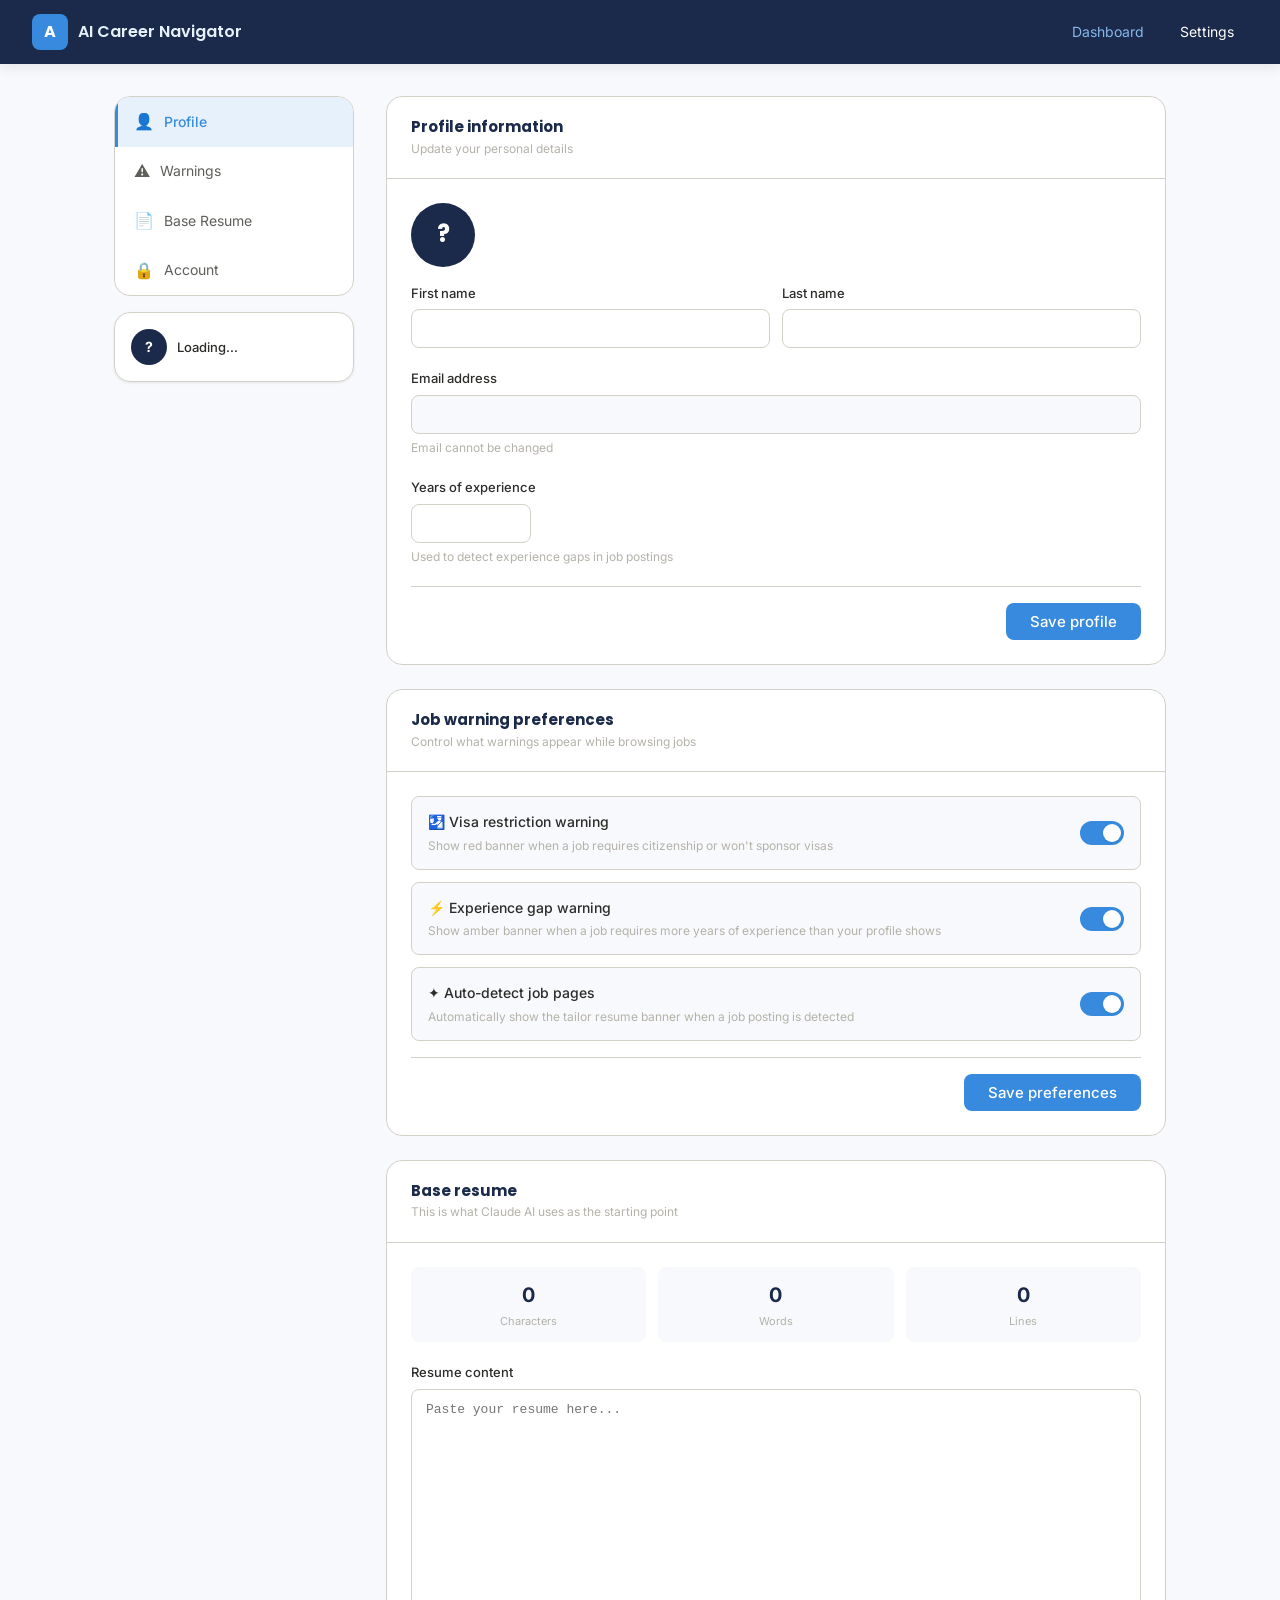
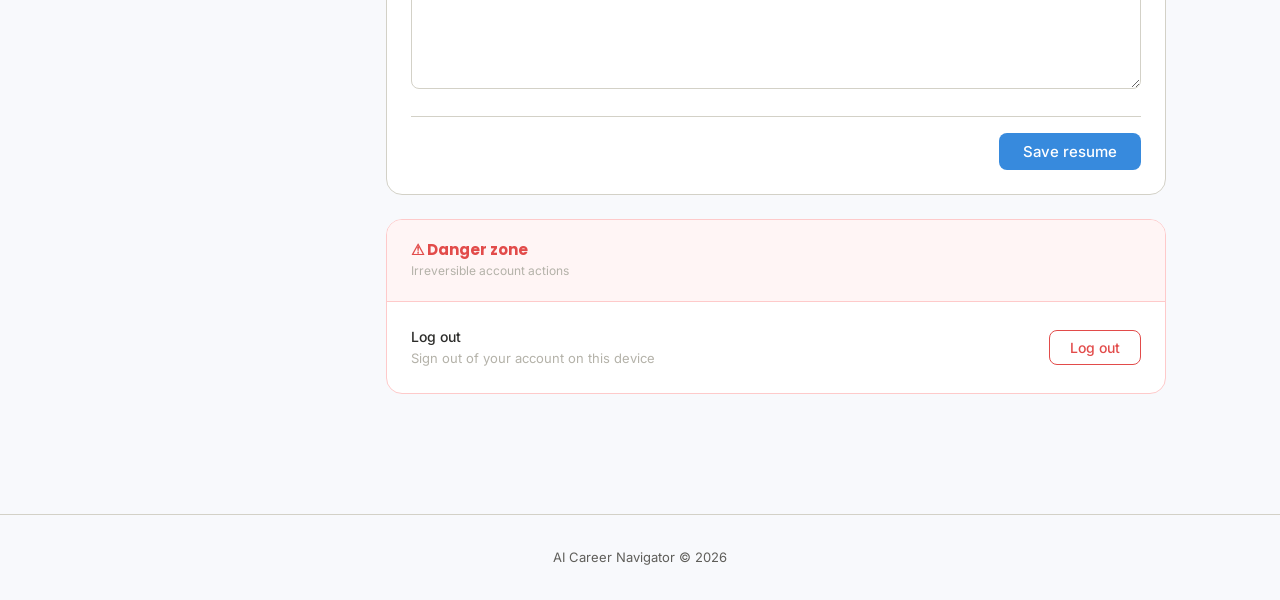
<file: frontend/settings.html>
<!DOCTYPE html>
<html lang="en">
<head>
  <meta charset="UTF-8"/>
  <meta name="viewport" content="width=device-width, initial-scale=1.0"/>
  <title>Settings — AI Career Navigator</title>
  <link rel="stylesheet" href="styles/main.css"/>
  <style>
    .settings-layout {
      display: grid;
      grid-template-columns: 240px 1fr;
      gap: 2rem;
      padding: 2rem 0;
    }

    /* ── SIDEBAR ── */
    .settings-sidebar {
      position: sticky;
      top: 80px;
      height: fit-content;
    }

    .sidebar-nav {
      background: white;
      border: 1px solid var(--border);
      border-radius: var(--radius-lg);
      overflow: hidden;
    }

    .sidebar-nav-item {
      display: flex;
      align-items: center;
      gap: 10px;
      padding: 12px 16px;
      font-size: 14px;
      color: var(--text-secondary);
      cursor: pointer;
      border-left: 3px solid transparent;
      transition: all 0.15s;
      text-decoration: none;
    }

    .sidebar-nav-item:hover {
      background: var(--page-bg);
      color: var(--navy);
    }

    .sidebar-nav-item.active {
      background: var(--blue-pale);
      color: var(--blue);
      border-left-color: var(--blue);
      font-weight: 500;
    }

    .sidebar-nav-item .nav-icon { font-size: 16px; }

    /* ── MAIN CONTENT ── */
    .settings-main { min-width: 0; }

    .settings-section {
      background: white;
      border: 1px solid var(--border);
      border-radius: var(--radius-lg);
      margin-bottom: 1.5rem;
      overflow: hidden;
    }

    .section-header {
      padding: 1.25rem 1.5rem;
      border-bottom: 1px solid var(--border);
      display: flex;
      align-items: center;
      justify-content: space-between;
    }

    .section-header h3 {
      font-size: 15px;
      margin: 0;
    }

    .section-header p {
      font-size: 12px;
      color: var(--text-muted);
      margin: 2px 0 0;
    }

    .section-body { padding: 1.5rem; }

    /* ── PROFILE AVATAR ── */
    .profile-avatar {
      width: 64px;
      height: 64px;
      border-radius: 50%;
      background: var(--navy);
      display: flex;
      align-items: center;
      justify-content: center;
      font-family: var(--font-heading);
      font-size: 24px;
      font-weight: 700;
      color: white;
      margin-bottom: 1rem;
    }

    /* ── SAVE BUTTON ROW ── */
    .save-row {
      display: flex;
      align-items: center;
      justify-content: flex-end;
      gap: 12px;
      padding-top: 1rem;
      border-top: 1px solid var(--border);
      margin-top: 1rem;
    }

    .save-row .btn-primary {
      width: auto;
      padding: 9px 24px;
    }

    /* ── RESUME SECTION ── */
    .resume-stats {
      display: grid;
      grid-template-columns: repeat(3, 1fr);
      gap: 12px;
      margin-bottom: 1.25rem;
    }

    .resume-stat {
      background: var(--page-bg);
      border-radius: var(--radius-sm);
      padding: 12px;
      text-align: center;
    }

    .resume-stat-num {
      font-size: 20px;
      font-weight: 700;
      color: var(--navy);
    }

    .resume-stat-label {
      font-size: 11px;
      color: var(--text-muted);
      margin-top: 2px;
    }

    /* ── DANGER ZONE ── */
    .danger-zone {
      border-color: #FECACA;
    }

    .danger-zone .section-header {
      background: #FFF5F5;
      border-bottom-color: #FECACA;
    }

    .danger-zone .section-header h3 {
      color: var(--danger);
    }

    .btn-danger {
      background: white;
      color: var(--danger);
      border: 1.5px solid var(--danger);
      width: auto;
      padding: 8px 20px;
    }

    .btn-danger:hover {
      background: var(--danger-bg);
      color: var(--danger);
    }

    /* ── RESPONSIVE ── */
    @media (max-width: 700px) {
      .settings-layout {
        grid-template-columns: 1fr;
      }
      .settings-sidebar { position: static; }
      .resume-stats { grid-template-columns: 1fr 1fr; }
    }
  </style>
</head>
<body>

  <!-- ── NAVBAR ── -->
  <nav class="navbar">
    <a href="index.html" class="navbar-brand">
      <div class="navbar-logo">A</div>
      <span class="navbar-title">AI Career Navigator</span>
    </a>
    <div class="navbar-links">
      <a href="dashboard.html">Dashboard</a>
      <a href="settings.html" style="color:white;">Settings</a>
    </div>
  </nav>

  <div class="container" style="padding-top: 0;">
    <div class="settings-layout">

      <!-- ── SIDEBAR ── -->
      <aside class="settings-sidebar">
        <div class="sidebar-nav">
          <a class="sidebar-nav-item active" href="#profile">
            <span class="nav-icon">👤</span> Profile
          </a>
          <a class="sidebar-nav-item" href="#warnings">
            <span class="nav-icon">⚠</span> Warnings
          </a>
          <a class="sidebar-nav-item" href="#resume">
            <span class="nav-icon">📄</span> Base Resume
          </a>
          <a class="sidebar-nav-item" href="#account">
            <span class="nav-icon">🔒</span> Account
          </a>
        </div>

        <!-- User card -->
        <div class="card" style="margin-top:1rem; padding: 1rem;">
          <div style="display:flex; align-items:center; gap:10px;">
            <div style="width:36px;height:36px;border-radius:50%;background:var(--navy);display:flex;align-items:center;justify-content:center;color:white;font-weight:700;font-size:14px;" id="avatar-sm">?</div>
            <div>
              <div style="font-size:13px;font-weight:500;" id="sidebar-name">Loading...</div>
              <div style="font-size:11px;color:var(--text-muted);" id="sidebar-email"></div>
            </div>
          </div>
        </div>
      </aside>

      <!-- ── MAIN ── -->
      <main class="settings-main">

        <!-- Alert -->
        <div class="alert alert-success" id="alert-success">
          <span>✓</span>
          <span id="alert-msg">Settings saved!</span>
        </div>
        <div class="alert alert-error" id="alert-error">
          <span>⚠</span>
          <span id="alert-err-msg">Something went wrong.</span>
        </div>

        <!-- ── PROFILE SECTION ── -->
        <div class="settings-section" id="profile">
          <div class="section-header">
            <div>
              <h3>Profile information</h3>
              <p>Update your personal details</p>
            </div>
          </div>
          <div class="section-body">
            <div class="profile-avatar" id="avatar-lg">?</div>

            <div class="form-row" style="display:grid;grid-template-columns:1fr 1fr;gap:12px;">
              <div class="form-group">
                <label class="form-label">First name</label>
                <input type="text" id="first-name" class="form-input"/>
              </div>
              <div class="form-group">
                <label class="form-label">Last name</label>
                <input type="text" id="last-name" class="form-input"/>
              </div>
            </div>

            <div class="form-group">
              <label class="form-label">Email address</label>
              <input type="email" id="email" class="form-input" disabled
                style="background:var(--page-bg);color:var(--text-muted);"/>
              <div class="form-hint">Email cannot be changed</div>
            </div>

            <div class="form-group">
              <label class="form-label">Years of experience</label>
              <input type="number" id="years-exp" class="form-input"
                min="0" max="50" style="max-width:120px;"/>
              <div class="form-hint">
                Used to detect experience gaps in job postings
              </div>
            </div>

            <div class="save-row">
              <span class="badge badge-success" id="profile-saved"
                style="display:none;">✓ Saved</span>
              <button class="btn btn-primary" id="btn-save-profile">
                Save profile
              </button>
            </div>
          </div>
        </div>

        <!-- ── WARNINGS SECTION ── -->
        <div class="settings-section" id="warnings">
          <div class="section-header">
            <div>
              <h3>Job warning preferences</h3>
              <p>Control what warnings appear while browsing jobs</p>
            </div>
          </div>
          <div class="section-body">

            <div class="toggle-row">
              <div class="toggle-info">
                <div class="toggle-label">🛂 Visa restriction warning</div>
                <div class="toggle-desc">
                  Show red banner when a job requires citizenship
                  or won't sponsor visas
                </div>
              </div>
              <label class="toggle-switch">
                <input type="checkbox" id="visa-toggle" checked/>
                <span class="toggle-slider"></span>
              </label>
            </div>

            <div class="toggle-row">
              <div class="toggle-info">
                <div class="toggle-label">⚡ Experience gap warning</div>
                <div class="toggle-desc">
                  Show amber banner when a job requires more years
                  of experience than your profile shows
                </div>
              </div>
              <label class="toggle-switch">
                <input type="checkbox" id="exp-toggle" checked/>
                <span class="toggle-slider"></span>
              </label>
            </div>

            <div class="toggle-row">
              <div class="toggle-info">
                <div class="toggle-label">✦ Auto-detect job pages</div>
                <div class="toggle-desc">
                  Automatically show the tailor resume banner
                  when a job posting is detected
                </div>
              </div>
              <label class="toggle-switch">
                <input type="checkbox" id="auto-toggle" checked/>
                <span class="toggle-slider"></span>
              </label>
            </div>

            <div class="save-row">
              <span class="badge badge-success" id="warnings-saved"
                style="display:none;">✓ Saved</span>
              <button class="btn btn-primary" id="btn-save-warnings">
                Save preferences
              </button>
            </div>
          </div>
        </div>

        <!-- ── BASE RESUME SECTION ── -->
        <div class="settings-section" id="resume">
          <div class="section-header">
            <div>
              <h3>Base resume</h3>
              <p>This is what Claude AI uses as the starting point</p>
            </div>
          </div>
          <div class="section-body">

            <div class="resume-stats">
              <div class="resume-stat">
                <div class="resume-stat-num" id="stat-chars">0</div>
                <div class="resume-stat-label">Characters</div>
              </div>
              <div class="resume-stat">
                <div class="resume-stat-num" id="stat-words">0</div>
                <div class="resume-stat-label">Words</div>
              </div>
              <div class="resume-stat">
                <div class="resume-stat-num" id="stat-lines">0</div>
                <div class="resume-stat-label">Lines</div>
              </div>
            </div>

            <div class="form-group">
              <label class="form-label">Resume content</label>
              <textarea
                id="resume-text"
                class="form-input form-textarea"
                style="min-height:300px;font-family:'Courier New',monospace;font-size:13px;"
                placeholder="Paste your resume here..."
              ></textarea>
            </div>

            <div class="save-row">
              <span class="badge badge-success" id="resume-saved"
                style="display:none;">✓ Saved</span>
              <button class="btn btn-primary" id="btn-save-resume">
                Save resume
              </button>
            </div>
          </div>
        </div>

        <!-- ── ACCOUNT / DANGER ZONE ── -->
        <div class="settings-section danger-zone" id="account">
          <div class="section-header">
            <div>
              <h3>⚠ Danger zone</h3>
              <p>Irreversible account actions</p>
            </div>
          </div>
          <div class="section-body">
            <div style="display:flex;align-items:center;justify-content:space-between;flex-wrap:wrap;gap:12px;">
              <div>
                <div style="font-size:14px;font-weight:500;color:var(--text-primary);">
                  Log out
                </div>
                <div style="font-size:13px;color:var(--text-muted);">
                  Sign out of your account on this device
                </div>
              </div>
              <button class="btn btn-danger" id="btn-logout">Log out</button>
            </div>
          </div>
        </div>

      </main>
    </div>
  </div>

  <footer class="footer">
    <p>AI Career Navigator © 2026</p>
  </footer>

  <script>
  // ============================================
  // settings.html — JavaScript
  // Loads user data + saves settings to backend
  // ============================================

  const API = "http://localhost:8000";

// ── SIMPLIFIED TOKEN GETTER ───────────────────────────────────────
// Always reads from localStorage first for web browser
// Falls back to Chrome storage for extension context

async function getToken() {
    // Try localStorage first (works in browser)
    const localToken = localStorage.getItem("authToken");
    if (localToken) {
        console.log("Token found in localStorage ✅");
        return localToken;
    }

    // Try Chrome storage (works in extension)
    try {
        return new Promise(resolve => {
            chrome.storage.local.get(["authToken"], d => {
                console.log("Chrome storage token:", d.authToken ? "found ✅" : "not found ❌");
                resolve(d.authToken || null);
            });
        });
    } catch {
        console.log("Chrome storage not available");
        return null;
    }
}

// DEBUG — remove after fixing
async function debugAuth() {
    console.log("=== AUTH DEBUG ===");
    console.log("localStorage authToken:", localStorage.getItem("authToken") ? "EXISTS" : "MISSING");
    console.log("localStorage user:", localStorage.getItem("user") ? "EXISTS" : "MISSING");
    
    const token = await getToken();
    console.log("Final token:", token ? token.substring(0, 30) + "..." : "NULL");
    
    if (token) {
        const res = await fetch(`${API}/user/me`, {
            headers: { "Authorization": `Bearer ${token}` }
        });
        console.log("API response status:", res.status);
        const data = await res.json();
        console.log("API response:", data);
    }
}

debugAuth();

  function getUser() {
    try {
      return new Promise(resolve => {
        chrome.storage.local.get(["user"], d => resolve(d.user));
      });
    } catch {
      const u = localStorage.getItem("user");
      return Promise.resolve(u ? JSON.parse(u) : null);
    }
  }

  // ── SHOW ALERTS ───────────────────────────────
  function showSuccess(msg) {
    const el = document.getElementById("alert-success");
    document.getElementById("alert-msg").textContent = msg;
    el.classList.add("visible");
    setTimeout(() => el.classList.remove("visible"), 3000);
  }

  function showError(msg) {
    const el = document.getElementById("alert-error");
    document.getElementById("alert-err-msg").textContent = msg;
    el.classList.add("visible");
    setTimeout(() => el.classList.remove("visible"), 4000);
  }

  // ── UPDATE RESUME STATS ───────────────────────
  function updateResumeStats(text) {
    document.getElementById("stat-chars").textContent =
      text.length.toLocaleString();
    document.getElementById("stat-words").textContent =
      (text.trim() ? text.trim().split(/\s+/).length : 0).toLocaleString();
    document.getElementById("stat-lines").textContent =
      text.split("\n").length.toLocaleString();
  }

  document.getElementById("resume-text").addEventListener("input", e => {
    updateResumeStats(e.target.value);
  });

  // ── LOAD USER DATA ────────────────────────────
  async function loadUser() {
    const token = await getToken();

    if (!token) {
        window.location.href = "register.html";
        return;
    }

    try {
        const res = await fetch(`${API}/user/me`, {
            headers: { "Authorization": `Bearer ${token}` }
        });

        if (!res.ok) {
            localStorage.removeItem("authToken");
            window.location.href = "register.html";
            return;
        }

        const user = await res.json();

        // Fill all fields
        document.getElementById("first-name").value = user.first_name || "";
        document.getElementById("last-name").value  = user.last_name  || "";
        document.getElementById("email").value      = user.email      || "";
        document.getElementById("years-exp").value  = user.years_of_experience || 0;

        // Avatar initials
        const initials = `${user.first_name?.[0] || ""}${user.last_name?.[0] || ""}`.toUpperCase();
        document.getElementById("avatar-lg").textContent = initials || "?";
        document.getElementById("avatar-sm").textContent = initials || "?";
        document.getElementById("sidebar-name").textContent  =
            `${user.first_name} ${user.last_name}`;
        document.getElementById("sidebar-email").textContent = user.email;

        // Warning toggles
        document.getElementById("visa-toggle").checked =
            user.visa_warning_enabled !== false;
        document.getElementById("exp-toggle").checked  =
            user.experience_warning_enabled !== false;

        // Load resume if user has one
        if (user.has_resume) {
            // Fetch full user data to get resume text
            try {
                const stored = localStorage.getItem("user");
                if (stored) {
                    const u = JSON.parse(stored);
                    if (u.base_resume_text) {
                        document.getElementById("resume-text").value = u.base_resume_text;
                        updateResumeStats(u.base_resume_text);
                    }
                }
            } catch { /* ok */ }
        }

    } catch (err) {
        showError("Could not load profile. Is the backend running?");
        console.error(err);
    }
}
  // ── SAVE PROFILE ──────────────────────────────
  document.getElementById("btn-save-profile").addEventListener("click",
  async () => {
    const token = await getToken();
    const btn   = document.getElementById("btn-save-profile");
    btn.disabled = true;
    btn.textContent = "Saving...";

    try {
      const res = await fetch(`${API}/user/settings`, {
        method:  "PUT",
        headers: {
          "Content-Type":  "application/json",
          "Authorization": `Bearer ${token}`
        },
        body: JSON.stringify({
          years_of_experience: parseInt(
            document.getElementById("years-exp").value
          )
        })
      });

      if (res.ok) {
        showSuccess("Profile saved successfully!");
        document.getElementById("profile-saved").style.display = "inline";
        setTimeout(() => {
          document.getElementById("profile-saved").style.display = "none";
        }, 3000);
      } else {
        showError("Failed to save profile.");
      }
    } catch {
      showError("Cannot connect to server.");
    } finally {
      btn.disabled    = false;
      btn.textContent = "Save profile";
    }
  });

  // ── SAVE WARNING PREFERENCES ──────────────────
  document.getElementById("btn-save-warnings").addEventListener("click",
  async () => {
    const token = await getToken();
    const btn   = document.getElementById("btn-save-warnings");
    btn.disabled    = true;
    btn.textContent = "Saving...";

    const visaOn = document.getElementById("visa-toggle").checked;
    const expOn  = document.getElementById("exp-toggle").checked;

    try {
      const res = await fetch(`${API}/user/settings`, {
        method:  "PUT",
        headers: {
          "Content-Type":  "application/json",
          "Authorization": `Bearer ${token}`
        },
        body: JSON.stringify({
          visa_warning_enabled:       visaOn,
          experience_warning_enabled: expOn
        })
      });

      if (res.ok) {
        // Also update Chrome extension storage
        try {
          chrome.storage.sync.set({
            visaWarningEnabled:       visaOn,
            experienceWarningEnabled: expOn
          });
        } catch { /* not in extension context */ }

        showSuccess("Warning preferences saved!");
        document.getElementById("warnings-saved").style.display = "inline";
        setTimeout(() => {
          document.getElementById("warnings-saved").style.display = "none";
        }, 3000);
      } else {
        showError("Failed to save preferences.");
      }
    } catch {
      showError("Cannot connect to server.");
    } finally {
      btn.disabled    = false;
      btn.textContent = "Save preferences";
    }
  });

  // ── SAVE BASE RESUME ──────────────────────────
  document.getElementById("btn-save-resume").addEventListener("click",
  async () => {
    const token      = await getToken();
    const resumeText = document.getElementById("resume-text").value.trim();
    const btn        = document.getElementById("btn-save-resume");

    if (resumeText.length < 100) {
      showError("Resume is too short. Please paste your full resume.");
      return;
    }

    btn.disabled    = true;
    btn.textContent = "Saving...";

    try {
      const res = await fetch(`${API}/user/resume`, {
        method:  "PUT",
        headers: {
          "Content-Type":  "application/json",
          "Authorization": `Bearer ${token}`
        },
        body: JSON.stringify({ base_resume_text: resumeText })
      });

      if (res.ok) {
        // Also save to Chrome storage
        try {
          chrome.storage.local.get(["user"], d => {
            const updated = { ...d.user, base_resume_text: resumeText };
            chrome.storage.local.set({ user: updated });
          });
        } catch { /* not in extension context */ }

        showSuccess("Resume saved successfully!");
        document.getElementById("resume-saved").style.display = "inline";
        setTimeout(() => {
          document.getElementById("resume-saved").style.display = "none";
        }, 3000);
        updateResumeStats(resumeText);
      } else {
        showError("Failed to save resume.");
      }
    } catch {
      showError("Cannot connect to server.");
    } finally {
      btn.disabled    = false;
      btn.textContent = "Save resume";
    }
  });

  // ── LOGOUT ────────────────────────────────────
  document.getElementById("btn-logout").addEventListener("click", () => {
    if (!confirm("Are you sure you want to log out?")) return;

    try {
      chrome.storage.local.remove(["user", "authToken"]);
      chrome.storage.sync.remove(["visaWarningEnabled",
        "experienceWarningEnabled", "yearsOfExperience"]);
    } catch {
      localStorage.removeItem("user");
      localStorage.removeItem("authToken");
    }

    window.location.href = "register.html";
  });

  // ── INIT ──────────────────────────────────────
  loadUser();
  </script>

</body>
</html>
</file>
<file: frontend/styles/main.css>
/* ============================================
   AI Career Navigator — main.css
   Global styles using our color palette
   Used by all frontend pages
   ============================================ */

/* ── GOOGLE FONTS ── */
@import url('https://fonts.googleapis.com/css2?family=Inter:wght@300;400;500;600;700&family=Poppins:wght@600;700&display=swap');

/* ── CSS VARIABLES (our color palette) ── */
:root {
  /* Primary */
  --navy:        #1B2A4A;
  --navy-hover:  #243660;
  --navy-active: #2E4A80;

  /* Accent */
  --blue:        #378ADD;
  --blue-light:  #85B7EB;
  --blue-pale:   #E6F1FB;

  /* Functional */
  --success:     #1D9E75;
  --success-bg:  #E1F5EE;
  --warning:     #EF9F27;
  --warning-bg:  #FAEEDA;
  --danger:      #E24B4A;
  --danger-bg:   #FCEBEB;

  /* Neutrals */
  --page-bg:     #F8F9FC;
  --card-bg:     #FFFFFF;
  --border:      #D3D1C7;
  --text-primary:   #2C2C2A;
  --text-secondary: #5F5E5A;
  --text-muted:     #B4B2A9;

  /* Typography */
  --font-body:    'Inter', sans-serif;
  --font-heading: 'Poppins', sans-serif;

  /* Spacing */
  --radius-sm: 8px;
  --radius-md: 12px;
  --radius-lg: 16px;
  --radius-xl: 24px;

  /* Shadows */
  --shadow-sm: 0 1px 3px rgba(0,0,0,0.08);
  --shadow-md: 0 4px 12px rgba(0,0,0,0.08);
  --shadow-lg: 0 8px 24px rgba(0,0,0,0.10);
}

/* ── RESET ── */
*, *::before, *::after {
  box-sizing: border-box;
  margin: 0;
  padding: 0;
}

html { scroll-behavior: smooth; }

body {
  font-family: var(--font-body);
  background-color: var(--page-bg);
  color: var(--text-primary);
  font-size: 15px;
  line-height: 1.6;
  min-height: 100vh;
}

/* ── TYPOGRAPHY ── */
h1, h2, h3, h4 {
  font-family: var(--font-heading);
  color: var(--navy);
  line-height: 1.3;
}

h1 { font-size: 2rem; }
h2 { font-size: 1.5rem; }
h3 { font-size: 1.2rem; }

p { color: var(--text-secondary); }

a {
  color: var(--blue);
  text-decoration: none;
  transition: color 0.15s;
}

a:hover { color: var(--navy); }

/* ── NAVBAR ── */
.navbar {
  background: var(--navy);
  padding: 0 2rem;
  height: 64px;
  display: flex;
  align-items: center;
  justify-content: space-between;
  position: sticky;
  top: 0;
  z-index: 100;
  box-shadow: var(--shadow-md);
}

.navbar-brand {
  display: flex;
  align-items: center;
  gap: 10px;
  text-decoration: none;
}

.navbar-logo {
  width: 36px;
  height: 36px;
  background: var(--blue);
  border-radius: var(--radius-sm);
  display: flex;
  align-items: center;
  justify-content: center;
  font-family: var(--font-heading);
  font-size: 16px;
  font-weight: 700;
  color: white;
}

.navbar-title {
  font-family: var(--font-heading);
  font-size: 16px;
  font-weight: 600;
  color: #E6F1FB;
}

.navbar-links {
  display: flex;
  align-items: center;
  gap: 8px;
}

.navbar-links a {
  color: #85B7EB;
  font-size: 14px;
  padding: 6px 14px;
  border-radius: var(--radius-xl);
  transition: all 0.15s;
}

.navbar-links a:hover {
  color: white;
  background: rgba(255,255,255,0.1);
}

/* ── CONTAINER ── */
.container {
  max-width: 1100px;
  margin: 0 auto;
  padding: 0 1.5rem;
}

.container-sm {
  max-width: 560px;
  margin: 0 auto;
  padding: 0 1.5rem;
}

/* ── CARDS ── */
.card {
  background: var(--card-bg);
  border-radius: var(--radius-lg);
  border: 1px solid var(--border);
  padding: 2rem;
  box-shadow: var(--shadow-sm);
}

.card-title {
  font-size: 1.3rem;
  margin-bottom: 0.25rem;
}

.card-subtitle {
  color: var(--text-secondary);
  font-size: 14px;
  margin-bottom: 1.5rem;
}

/* ── FORM ELEMENTS ── */
.form-group {
  margin-bottom: 1.25rem;
}

.form-label {
  display: block;
  font-size: 13px;
  font-weight: 500;
  color: var(--text-primary);
  margin-bottom: 6px;
}

.form-label span {
  color: var(--danger);
  margin-left: 2px;
}

.form-input,
.form-textarea,
.form-select {
  width: 100%;
  padding: 10px 14px;
  border: 1.5px solid var(--border);
  border-radius: var(--radius-sm);
  font-family: var(--font-body);
  font-size: 14px;
  color: var(--text-primary);
  background: white;
  transition: border-color 0.15s, box-shadow 0.15s;
  outline: none;
}

.form-input:focus,
.form-textarea:focus,
.form-select:focus {
  border-color: var(--blue);
  box-shadow: 0 0 0 3px rgba(55,138,221,0.12);
}

.form-textarea {
  resize: vertical;
  min-height: 160px;
  line-height: 1.6;
}

.form-hint {
  font-size: 12px;
  color: var(--text-muted);
  margin-top: 4px;
}

.form-error {
  font-size: 12px;
  color: var(--danger);
  margin-top: 4px;
  display: none;
}

.form-error.visible { display: block; }

/* ── BUTTONS ── */
.btn {
  display: inline-flex;
  align-items: center;
  justify-content: center;
  gap: 8px;
  padding: 10px 20px;
  border-radius: var(--radius-sm);
  font-family: var(--font-body);
  font-size: 14px;
  font-weight: 500;
  cursor: pointer;
  transition: all 0.15s;
  border: none;
  text-decoration: none;
}

.btn-primary {
  background: var(--blue);
  color: white;
  width: 100%;
  padding: 12px;
  font-size: 15px;
}

.btn-primary:hover {
  background: var(--navy-active);
  color: white;
  transform: translateY(-1px);
  box-shadow: var(--shadow-md);
}

.btn-primary:disabled {
  background: var(--text-muted);
  cursor: not-allowed;
  transform: none;
  box-shadow: none;
}

.btn-secondary {
  background: white;
  color: var(--navy);
  border: 1.5px solid var(--border);
  width: 100%;
  padding: 12px;
  font-size: 15px;
}

.btn-secondary:hover {
  background: var(--page-bg);
  border-color: var(--blue-light);
  color: var(--navy);
}

.btn-sm {
  padding: 6px 14px;
  font-size: 13px;
  width: auto;
}

/* ── TOGGLE SWITCH ── */
.toggle-row {
  display: flex;
  align-items: center;
  justify-content: space-between;
  padding: 14px 16px;
  background: var(--page-bg);
  border: 1px solid var(--border);
  border-radius: var(--radius-sm);
  margin-bottom: 12px;
}

.toggle-info { flex: 1; }

.toggle-label {
  font-size: 14px;
  font-weight: 500;
  color: var(--text-primary);
}

.toggle-desc {
  font-size: 12px;
  color: var(--text-muted);
  margin-top: 2px;
}

.toggle-switch {
  position: relative;
  width: 44px;
  height: 24px;
  flex-shrink: 0;
  margin-left: 12px;
}

.toggle-switch input { opacity: 0; width: 0; height: 0; }

.toggle-slider {
  position: absolute;
  cursor: pointer;
  inset: 0;
  background: var(--border);
  border-radius: 24px;
  transition: background 0.2s;
}

.toggle-slider:before {
  content: "";
  position: absolute;
  width: 18px;
  height: 18px;
  left: 3px;
  bottom: 3px;
  background: white;
  border-radius: 50%;
  transition: transform 0.2s;
  box-shadow: var(--shadow-sm);
}

input:checked + .toggle-slider { background: var(--blue); }
input:checked + .toggle-slider:before { transform: translateX(20px); }

/* ── ALERT BANNERS ── */
.alert {
  padding: 12px 16px;
  border-radius: var(--radius-sm);
  font-size: 14px;
  margin-bottom: 1rem;
  display: none;
}

.alert.visible { display: flex; align-items: center; gap: 10px; }
.alert-success { background: var(--success-bg); color: #0F6E56; }
.alert-error   { background: var(--danger-bg);  color: #A32D2D; }
.alert-info    { background: var(--blue-pale);  color: #185FA5; }

/* ── DIVIDER ── */
.divider {
  display: flex;
  align-items: center;
  gap: 12px;
  margin: 1.5rem 0;
  color: var(--text-muted);
  font-size: 13px;
}

.divider::before,
.divider::after {
  content: "";
  flex: 1;
  height: 1px;
  background: var(--border);
}

/* ── BADGE ── */
.badge {
  display: inline-block;
  padding: 3px 10px;
  border-radius: 20px;
  font-size: 12px;
  font-weight: 500;
}

.badge-success { background: var(--success-bg); color: #0F6E56; }
.badge-warning { background: var(--warning-bg); color: #854F0B; }
.badge-danger  { background: var(--danger-bg);  color: #A32D2D; }
.badge-info    { background: var(--blue-pale);  color: #185FA5; }

/* ── LOADING SPINNER ── */
.spinner {
  width: 20px;
  height: 20px;
  border: 2px solid rgba(255,255,255,0.3);
  border-top-color: white;
  border-radius: 50%;
  animation: spin 0.7s linear infinite;
  display: none;
}

.spinner.visible { display: inline-block; }

@keyframes spin {
  to { transform: rotate(360deg); }
}

/* ── PAGE HEADER ── */
.page-header {
  text-align: center;
  padding: 3rem 0 2rem;
}

.page-header h1 { margin-bottom: 0.5rem; }
.page-header p  { font-size: 16px; }

/* ── STEP INDICATOR ── */
.steps {
  display: flex;
  align-items: center;
  justify-content: center;
  gap: 0;
  margin-bottom: 2rem;
}

.step {
  display: flex;
  align-items: center;
  gap: 8px;
  font-size: 13px;
  color: var(--text-muted);
}

.step.active { color: var(--blue); }
.step.done   { color: var(--success); }

.step-num {
  width: 28px;
  height: 28px;
  border-radius: 50%;
  border: 2px solid var(--border);
  display: flex;
  align-items: center;
  justify-content: center;
  font-size: 12px;
  font-weight: 600;
  background: white;
}

.step.active .step-num {
  border-color: var(--blue);
  background: var(--blue);
  color: white;
}

.step.done .step-num {
  border-color: var(--success);
  background: var(--success);
  color: white;
}

.step-line {
  width: 40px;
  height: 2px;
  background: var(--border);
  margin: 0 4px;
}

/* ── FOOTER ── */
.footer {
  text-align: center;
  padding: 2rem;
  color: var(--text-muted);
  font-size: 13px;
  border-top: 1px solid var(--border);
  margin-top: 4rem;
}

/* ── RESPONSIVE ── */
@media (max-width: 600px) {
  .card { padding: 1.25rem; }
  h1    { font-size: 1.6rem; }
  .navbar-title { display: none; }
}
</file>
